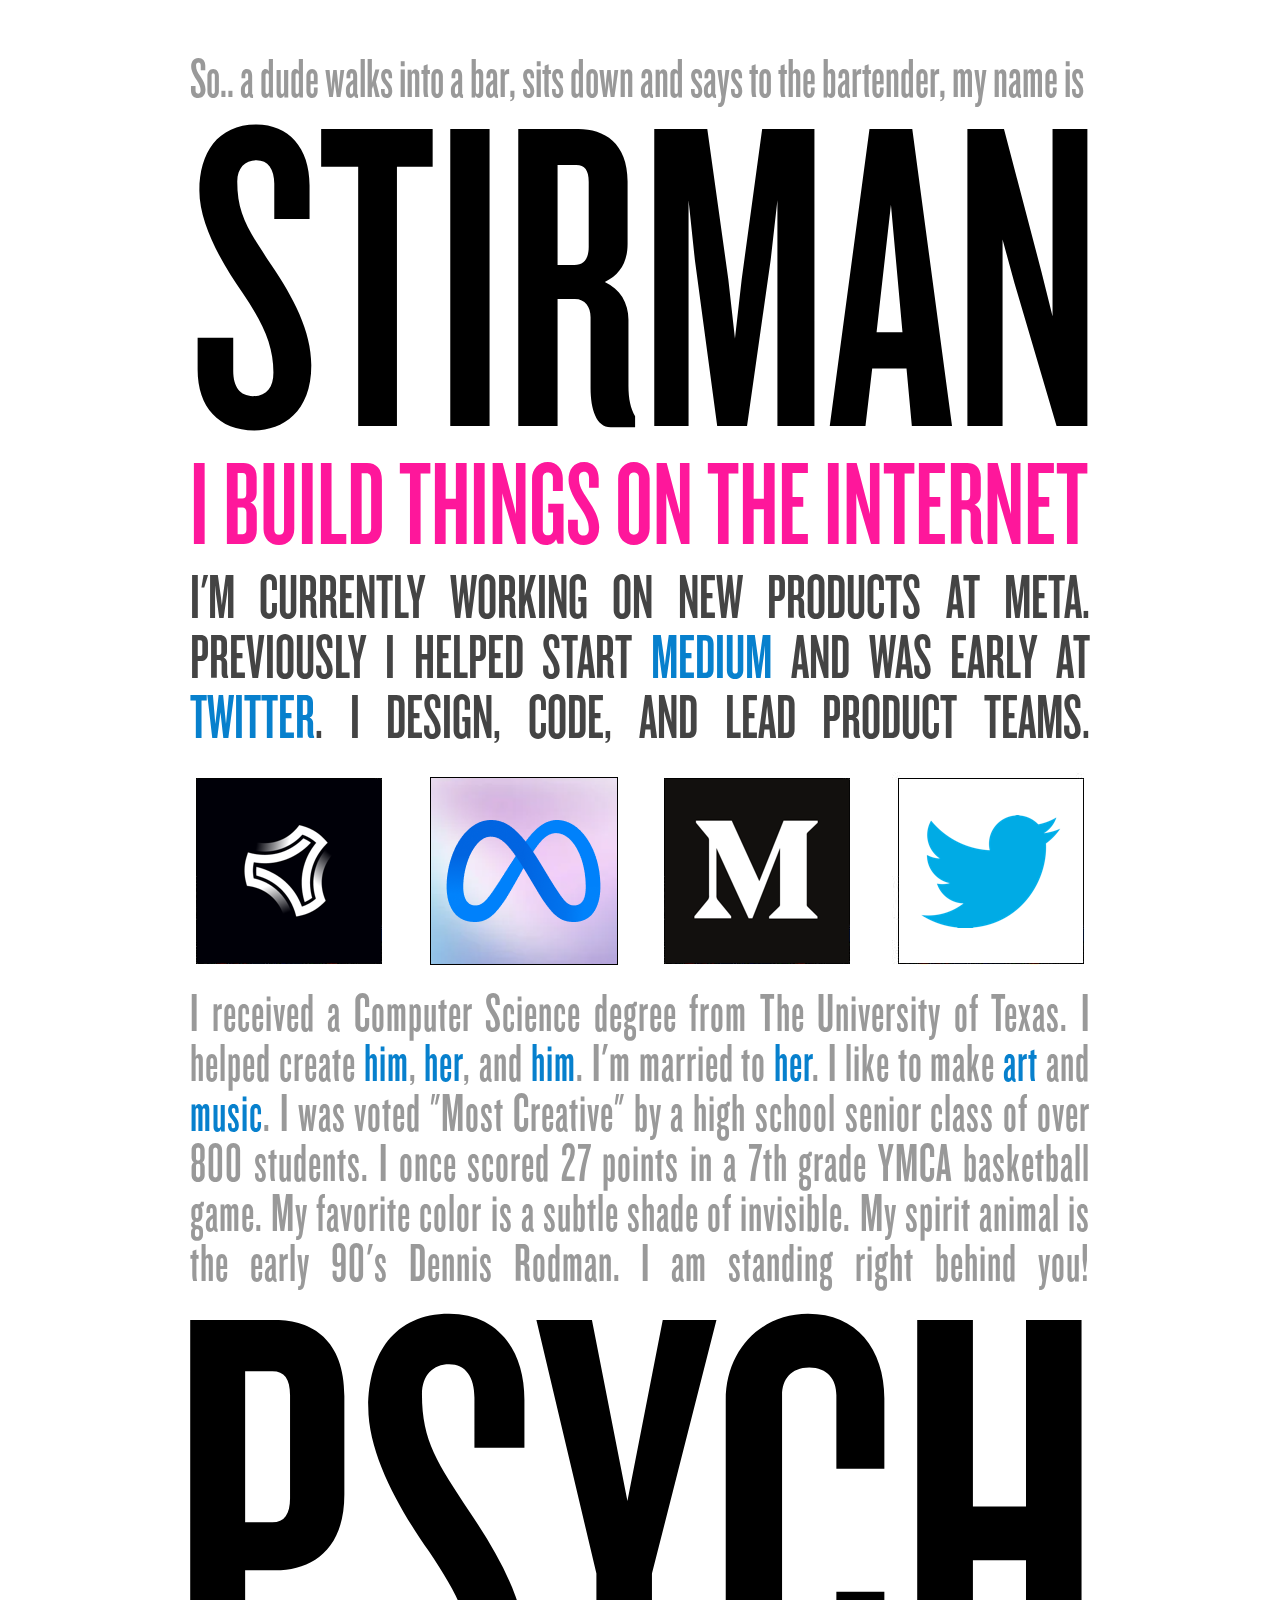
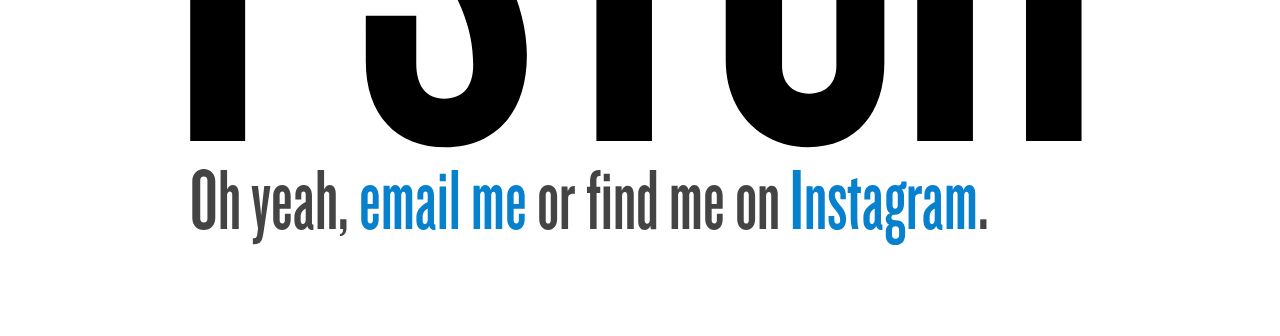
<file: index.html>
<!DOCTYPE html>
<html>
  <head>
    <title>STIRMAN</title>
    <link rel="stylesheet" href="/stylesheets/application.css" type="text/css" media="screen, projection">
    <link rel="shortcut icon" href="/favicon.png">
  </head>
  <body>
    <div id="content">
      <div id="hi">
        So.. a dude walks into a bar, sits down and says to the bartender, my name is
      </div>
      <div id="stirman">
        STIRMAN
      </div>
      <div id="build">
        I BUILD THINGS ON THE INTERNET
      </div>
      <div id="currently">
        I'm currently working on new products at Meta. Previously I helped start <a href="http://www.medium.com" target="_blank">Medium</a> and was early at <a href="http://www.twitter.com" target="_blank">Twitter</a>. I design, code, and lead product teams.
      </div>
      <div class='block'>
        <a href="https://techcrunch.com/2016/05/16/ex-twitter-and-medium-exec-jason-stirman-launches-lucid-a-mental-training-app-for-athletes/" target="_blank"><img src='/images/lucid.png' alt='Lucid' /></a><br/><br/>
      </div>
      <div class='block'>
        <a href="https://tech.facebook.com/engineering/2019/7/npe-team-from-facebook/" target="_blank"><img src='/images/meta2.png' alt='Meta' /></a><br/><br/>
      </div>
      <div class='block'>
        <a href="http://www.medium.com" target="_blank"><img src='/images/medium.png' alt='Medium' /></a><br/><br/>
      </div>
      <div class='block last'>
        <a href="http://twitter.com" target="_blank"><img src='/images/hoot.png' alt='Hoot' /></a><br/><br/>
      </div>
      <div id="notable">
        I received a Computer Science degree from The University of Texas.
        I helped create <a href="https://www.instagram.com/p/iKl2m0MV6i/" target="_blank">him</a>, <a href="https://www.instagram.com/p/_QR0yosV8H/" target="_blank">her</a>, and <a href="https://www.instagram.com/p/BEEu4xysV2B/" target="_blank">him</a>.
        I'm married to <a href="https://www.instagram.com/p/BFZRTCZMkcy/" target="_blank">her</a>.
	I like to make <a href="https://art.stirman.net" target"_blank">art</a> and <a href="https://open.spotify.com/album/6ofgw3n5158H877tEe7GG1?si=LjKROPrtSBaMtKQIjTK0dA" target"_blank">music</a>. 
        I was voted "Most Creative" by a high school senior class of over 800 students.
        I once scored 27 points in a 7th grade YMCA basketball game.
        My favorite color is a subtle shade of invisible.
        My spirit animal is the early 90's Dennis Rodman.
        I am standing right behind you!
      </div>
      <div id="psych">
        PSYCH
      </div>
      <div id="oh">
        Oh yeah, <a href="mailto:stirman@gmail.com">email me</a> or find me on <a href="http://instagram/stirman">Instagram</a>.
      </div>
    </div>
    <!--script async src="https://static.medium.com/embed.js"></script><a class="m-profile" data-width="900px" data-border="false" href="https://medium.com/@stirman">Jason Stirman</a-->
    <!--script type="text/javascript">
      var _gaq = _gaq || [];
      _gaq.push(['_setAccount', 'UA-85640-3']);
      _gaq.push(['_trackPageview']);
      (function() {
        var ga = document.createElement('script'); ga.type = 'text/javascript'; ga.async = true;
        ga.src = ('https:' == document.location.protocol ? 'https://ssl' : 'http://www') + '.google-analytics.com/ga.js';
        var s = document.getElementsByTagName('script')[0]; s.parentNode.insertBefore(ga, s);
      })();
    </script-->
  </body>
</html>
</file>
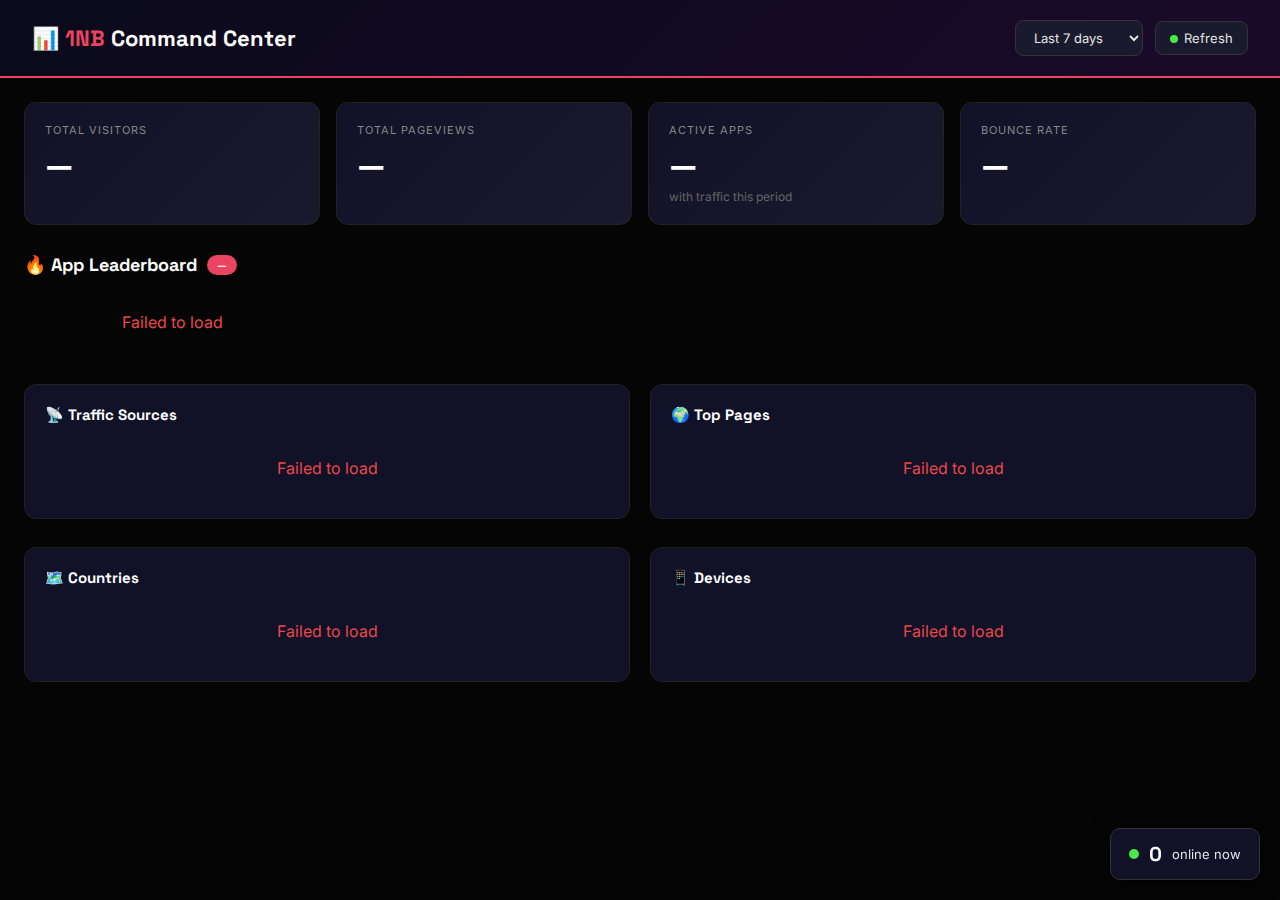
<file: 1nb-dashboard/index.html>
<!DOCTYPE html>
<html lang="en">
<head>
<meta charset="UTF-8">
<meta name="viewport" content="width=device-width, initial-scale=1.0">
<title>1NB Command Center — One Night Build Analytics</title>
<link rel="preconnect" href="https://fonts.googleapis.com">
<link href="https://fonts.googleapis.com/css2?family=Space+Grotesk:wght@400;500;600;700;800&family=Inter:wght@400;500;600&family=JetBrains+Mono:wght@400;500&display=swap" rel="stylesheet">
<style>
* { margin:0; padding:0; box-sizing:border-box; }
body { font-family:'Inter',sans-serif; background:#050505; color:#e5e5e5; min-height:100vh; }

.header {
  background:linear-gradient(135deg,#0a0a1a,#1a0a2a);
  border-bottom:2px solid #e94560;
  padding:20px 32px;
  display:flex; justify-content:space-between; align-items:center;
}
.header h1 { font-family:'Space Grotesk',sans-serif; font-size:22px; font-weight:800; color:#fff; }
.header h1 span { color:#e94560; }
.header .controls { display:flex; gap:12px; align-items:center; }
.header select, .header button {
  background:#1a1a2e; border:1px solid #333; color:#e5e5e5; padding:8px 14px;
  border-radius:8px; font-size:13px; cursor:pointer; font-family:'Inter',sans-serif;
}
.header select:hover, .header button:hover { border-color:#e94560; }
.refresh-dot { width:8px; height:8px; border-radius:50%; background:#48e848; display:inline-block; margin-right:6px; animation:pulse 2s infinite; }
@keyframes pulse { 0%,100%{opacity:1} 50%{opacity:0.4} }

.container { max-width:1400px; margin:0 auto; padding:24px; }

.summary { display:grid; grid-template-columns:repeat(4,1fr); gap:16px; margin-bottom:28px; }
.card {
  background:linear-gradient(135deg,#111128,#1a1a2e);
  border:1px solid #222; border-radius:12px; padding:20px;
  transition:border-color 0.2s;
}
.card:hover { border-color:#e94560; }
.card .label { font-size:11px; text-transform:uppercase; letter-spacing:1px; color:#888; margin-bottom:8px; }
.card .value { font-family:'Space Grotesk',sans-serif; font-size:32px; font-weight:800; color:#fff; }
.card .sub { font-size:12px; color:#666; margin-top:4px; }

.section-title {
  font-family:'Space Grotesk',sans-serif; font-size:18px; font-weight:700;
  margin-bottom:16px; color:#fff; display:flex; align-items:center; gap:10px;
}
.section-title .badge {
  background:#e94560; color:#fff; font-size:11px; padding:3px 10px;
  border-radius:20px; font-weight:600;
}

.apps-grid { display:grid; grid-template-columns:repeat(auto-fill,minmax(280px,1fr)); gap:14px; margin-bottom:32px; }
.app-card {
  background:#111128; border:1px solid #222; border-radius:10px; padding:16px;
  cursor:pointer; transition:all 0.2s; position:relative; overflow:hidden;
}
.app-card:hover { border-color:#e94560; transform:translateY(-2px); }
.app-card .rank {
  position:absolute; top:10px; right:12px; font-family:'Space Grotesk',sans-serif;
  font-size:24px; font-weight:800; color:rgba(233,69,96,0.15);
}
.app-card .name { font-family:'Space Grotesk',sans-serif; font-size:15px; font-weight:700; margin-bottom:8px; }
.app-card .stats { display:flex; gap:16px; margin-bottom:10px; }
.app-card .stat { text-align:center; }
.app-card .stat .num { font-family:'JetBrains Mono',monospace; font-size:18px; font-weight:700; color:#fff; }
.app-card .stat .lbl { font-size:10px; color:#666; text-transform:uppercase; letter-spacing:0.5px; }
.app-card .bar-wrap { height:4px; background:#1a1a2e; border-radius:2px; overflow:hidden; }
.app-card .bar { height:100%; border-radius:2px; transition:width 0.5s ease; }

.two-col { display:grid; grid-template-columns:1fr 1fr; gap:20px; margin-bottom:28px; }
.panel { background:#111128; border:1px solid #222; border-radius:12px; padding:20px; }
.panel h3 { font-family:'Space Grotesk',sans-serif; font-size:15px; margin-bottom:14px; color:#fff; }
.row { display:flex; justify-content:space-between; align-items:center; padding:8px 0; border-bottom:1px solid #1a1a2e; }
.row:last-child { border:none; }
.row .name { font-size:13px; color:#ccc; min-width:120px; }
.row .val { font-family:'JetBrains Mono',monospace; font-size:13px; color:#fff; font-weight:600; }
.row .bar-sm { flex:1; margin:0 12px; height:3px; background:#1a1a2e; border-radius:2px; overflow:hidden; }
.row .bar-sm .fill { height:100%; background:#e94560; border-radius:2px; }

.realtime {
  position:fixed; bottom:20px; right:20px; background:#111128; border:1px solid #333;
  border-radius:10px; padding:12px 18px; display:flex; align-items:center; gap:10px;
  font-size:13px; z-index:100; box-shadow:0 4px 20px rgba(0,0,0,0.5);
}
.realtime .dot { width:10px; height:10px; border-radius:50%; background:#48e848; animation:pulse 1.5s infinite; }
.realtime .count { font-family:'Space Grotesk',sans-serif; font-size:20px; font-weight:800; color:#fff; }

.loading { text-align:center; padding:60px; color:#666; font-size:14px; }
.error { color:#e84848; padding:20px; text-align:center; }

@media(max-width:768px) {
  .summary { grid-template-columns:repeat(2,1fr); }
  .two-col { grid-template-columns:1fr; }
  .header { flex-direction:column; gap:12px; }
}
</style>
</head>
<body>
<div class="header">
  <h1>📊 <span>1NB</span> Command Center</h1>
  <div class="controls">
    <select id="dateRange">
      <option value="day">Today</option>
      <option value="7d" selected>Last 7 days</option>
      <option value="30d">Last 30 days</option>
      <option value="month">This month</option>
      <option value="all">All time</option>
    </select>
    <button onclick="loadAll()"><span class="refresh-dot"></span>Refresh</button>
  </div>
</div>

<div class="container">
  <div class="summary" id="summary">
    <div class="card"><div class="label">Total Visitors</div><div class="value" id="totalVisitors">—</div><div class="sub" id="totalVisitorsSub"></div></div>
    <div class="card"><div class="label">Total Pageviews</div><div class="value" id="totalPageviews">—</div><div class="sub" id="totalPageviewsSub"></div></div>
    <div class="card"><div class="label">Active Apps</div><div class="value" id="activeApps">—</div><div class="sub">with traffic this period</div></div>
    <div class="card"><div class="label">Bounce Rate</div><div class="value" id="bounceRate">—</div><div class="sub" id="bounceRateSub"></div></div>
  </div>

  <div class="section-title">🔥 App Leaderboard <span class="badge" id="appCount">—</span></div>
  <div class="apps-grid" id="appsGrid"></div>

  <div class="two-col">
    <div class="panel"><h3>📡 Traffic Sources</h3><div id="sources"><div class="loading">Loading...</div></div></div>
    <div class="panel"><h3>🌍 Top Pages</h3><div id="pages"><div class="loading">Loading...</div></div></div>
  </div>
  <div class="two-col">
    <div class="panel"><h3>🗺️ Countries</h3><div id="countries"><div class="loading">Loading...</div></div></div>
    <div class="panel"><h3>📱 Devices</h3><div id="devices"><div class="loading">Loading...</div></div></div>
  </div>
</div>

<div class="realtime"><div class="dot"></div><div class="count" id="realtimeCount">0</div><div>online now</div></div>

<script>
const API='https://plausible.io/api/v2/query';
const API_V1='https://plausible.io/api/v1';
const KEY='GzM07UaF_9TT-m6nDQapVh70icGjjE5Ckz1J04XG8TKO6AglyhoiRnsJ36LhkmH-';
const SITE='onenightbuild.com';

const APP_NAMES={
  '/':'🏠 Homepage','/aistack/':'🤖 AIStack','/agent-world/':'🎮 Agent World',
  '/barcart/':'🍸 BarCart','/chronolist/':'⏰ ChronoList','/date-night-roulette/':'🎲 Date Night Roulette',
  '/energy-vampires/':'🧛 Energy Vampires','/family-game-night/':'🎯 Family Game Night',
  '/fitstack/':'💪 FitStack','/focus-flow/':'🎯 Focus Flow','/home-office-score/':'🏡 Home Office Score',
  '/hoops-lab/':'🏀 Hoops Lab','/mealstack/':'🍽️ MealStack','/morning-routine-builder/':'☀️ Morning Routine',
  '/netscore/':'📊 NetScore','/packlight/':'🧳 PackLight','/petcost/':'🐾 PetCost',
  '/rate-calc/':'💰 Rate Calc','/real-cost/':'🏷️ Real Cost','/rosie-deck/':'🤖 Rosie Deck',
  '/side-hustle-match/':'💡 Side Hustle Match','/sleep-score/':'😴 Sleep Score','/subaudit/':'💳 SubAudit',
  '/valentines-gift-finder/':'💝 Valentine\'s Gift Finder','/versus/':'⚔️ Versus','/wavelength/':'📻 Wavelength',
};
const BAR_COLORS=['#e94560','#4ECDC4','#FFE66D','#A78BFA','#F97316','#48e848','#4888c8','#FF6B9D'];

function getDateRange(){return document.getElementById('dateRange').value;}
async function query(body){
  const res=await fetch(API,{method:'POST',headers:{'Authorization':'Bearer '+KEY,'Content-Type':'application/json'},body:JSON.stringify({site_id:SITE,...body})});
  if(!res.ok)throw new Error(`API ${res.status}`);return res.json();
}
async function queryV1(path){const res=await fetch(`${API_V1}${path}`,{headers:{'Authorization':'Bearer '+KEY}});return res.json();}
function fmt(n){if(n>=1e6)return(n/1e6).toFixed(1)+'M';if(n>=1e3)return(n/1e3).toFixed(1)+'K';return n.toString();}

async function loadRealtime(){try{const n=await queryV1('/stats/realtime/visitors?site_id='+SITE);document.getElementById('realtimeCount').textContent=n;}catch(e){}}
async function loadSummary(){try{const data=await query({metrics:['visitors','pageviews','bounce_rate','visit_duration'],date_range:getDateRange()});const r=data.results[0]?.metrics||[0,0,0,0];document.getElementById('totalVisitors').textContent=fmt(r[0]);document.getElementById('totalPageviews').textContent=fmt(r[1]);document.getElementById('bounceRate').textContent=r[2]!=null?r[2]+'%':'—';document.getElementById('bounceRateSub').textContent=`Avg visit: ${r[3]||0}s`;}catch(e){}}

async function loadApps(){try{const data=await query({metrics:['visitors','pageviews','bounce_rate','visit_duration'],date_range:getDateRange(),dimensions:['event:page'],order_by:[['visitors','desc']],limit:50});
const apps={};data.results.forEach(r=>{const page=r.dimensions[0];const parts=page.split('/').filter(Boolean);const appKey=parts.length===0?'/':'/'+parts[0]+'/';if(!apps[appKey])apps[appKey]={visitors:0,pageviews:0,bounce:[],duration:[]};apps[appKey].visitors+=r.metrics[0];apps[appKey].pageviews+=r.metrics[1];if(r.metrics[2]!=null)apps[appKey].bounce.push(r.metrics[2]);if(r.metrics[3]!=null)apps[appKey].duration.push(r.metrics[3]);});
const sorted=Object.entries(apps).filter(([k])=>k!=='/dashboard/').sort((a,b)=>b[1].visitors-a[1].visitors);
const maxV=sorted[0]?.[1]?.visitors||1;
document.getElementById('activeApps').textContent=sorted.filter(([,v])=>v.visitors>0).length;
document.getElementById('appCount').textContent=sorted.length+' apps';
document.getElementById('appsGrid').innerHTML=sorted.map(([key,stats],i)=>{const name=APP_NAMES[key]||key.replace(/\//g,'');const pct=Math.round((stats.visitors/maxV)*100);const avgB=stats.bounce.length?Math.round(stats.bounce.reduce((a,b)=>a+b,0)/stats.bounce.length):'—';const avgD=stats.duration.length?Math.round(stats.duration.reduce((a,b)=>a+b,0)/stats.duration.length):0;const c=BAR_COLORS[i%BAR_COLORS.length];return`<div class="app-card" onclick="window.open('https://onenightbuild.com${key}','_blank')"><div class="rank">#${i+1}</div><div class="name">${name}</div><div class="stats"><div class="stat"><div class="num">${fmt(stats.visitors)}</div><div class="lbl">Visitors</div></div><div class="stat"><div class="num">${fmt(stats.pageviews)}</div><div class="lbl">Views</div></div><div class="stat"><div class="num">${avgB}%</div><div class="lbl">Bounce</div></div><div class="stat"><div class="num">${avgD}s</div><div class="lbl">Avg Time</div></div></div><div class="bar-wrap"><div class="bar" style="width:${pct}%;background:${c}"></div></div></div>`;}).join('');}catch(e){document.getElementById('appsGrid').innerHTML='<div class="error">Failed to load</div>';}}

async function loadPanel(id,dim,metric){try{const data=await query({metrics:['visitors','pageviews'],date_range:getDateRange(),dimensions:[dim],order_by:[[metric||'visitors','desc']],limit:10});const max=data.results[0]?.metrics[metric==='pageviews'?1:0]||1;const mi=metric==='pageviews'?1:0;document.getElementById(id).innerHTML=data.results.map(r=>{const n=dim==='event:page'?(APP_NAMES[r.dimensions[0]]||r.dimensions[0]):(r.dimensions[0]||'Direct / None');const pct=Math.round((r.metrics[mi]/max)*100);return`<div class="row"><div class="name">${n}</div><div class="bar-sm"><div class="fill" style="width:${pct}%"></div></div><div class="val">${fmt(r.metrics[mi])}</div></div>`;}).join('')||'<div style="color:#666;padding:8px">No data yet</div>';}catch(e){document.getElementById(id).innerHTML='<div class="error">Failed to load</div>';}}

async function loadDevices(){try{const data=await query({metrics:['visitors'],date_range:getDateRange(),dimensions:['visit:device'],order_by:[['visitors','desc']]});const max=data.results[0]?.metrics[0]||1;const icons={Desktop:'🖥️',Mobile:'📱',Tablet:'📋'};document.getElementById('devices').innerHTML=data.results.map(r=>{const d=r.dimensions[0]||'Unknown';const pct=Math.round((r.metrics[0]/max)*100);return`<div class="row"><div class="name">${icons[d]||''} ${d}</div><div class="bar-sm"><div class="fill" style="width:${pct}%"></div></div><div class="val">${fmt(r.metrics[0])}</div></div>`;}).join('')||'<div style="color:#666;padding:8px">No data yet</div>';}catch(e){document.getElementById('devices').innerHTML='<div class="error">Failed to load</div>';}}

async function loadAll(){await Promise.all([loadRealtime(),loadSummary(),loadApps(),loadPanel('sources','visit:source','visitors'),loadPanel('pages','event:page','pageviews'),loadPanel('countries','visit:country_name','visitors'),loadDevices()]);}

document.getElementById('dateRange').addEventListener('change',loadAll);
loadAll();setInterval(loadRealtime,15000);setInterval(loadAll,60000);
</script>
</body>
</html>
</file>
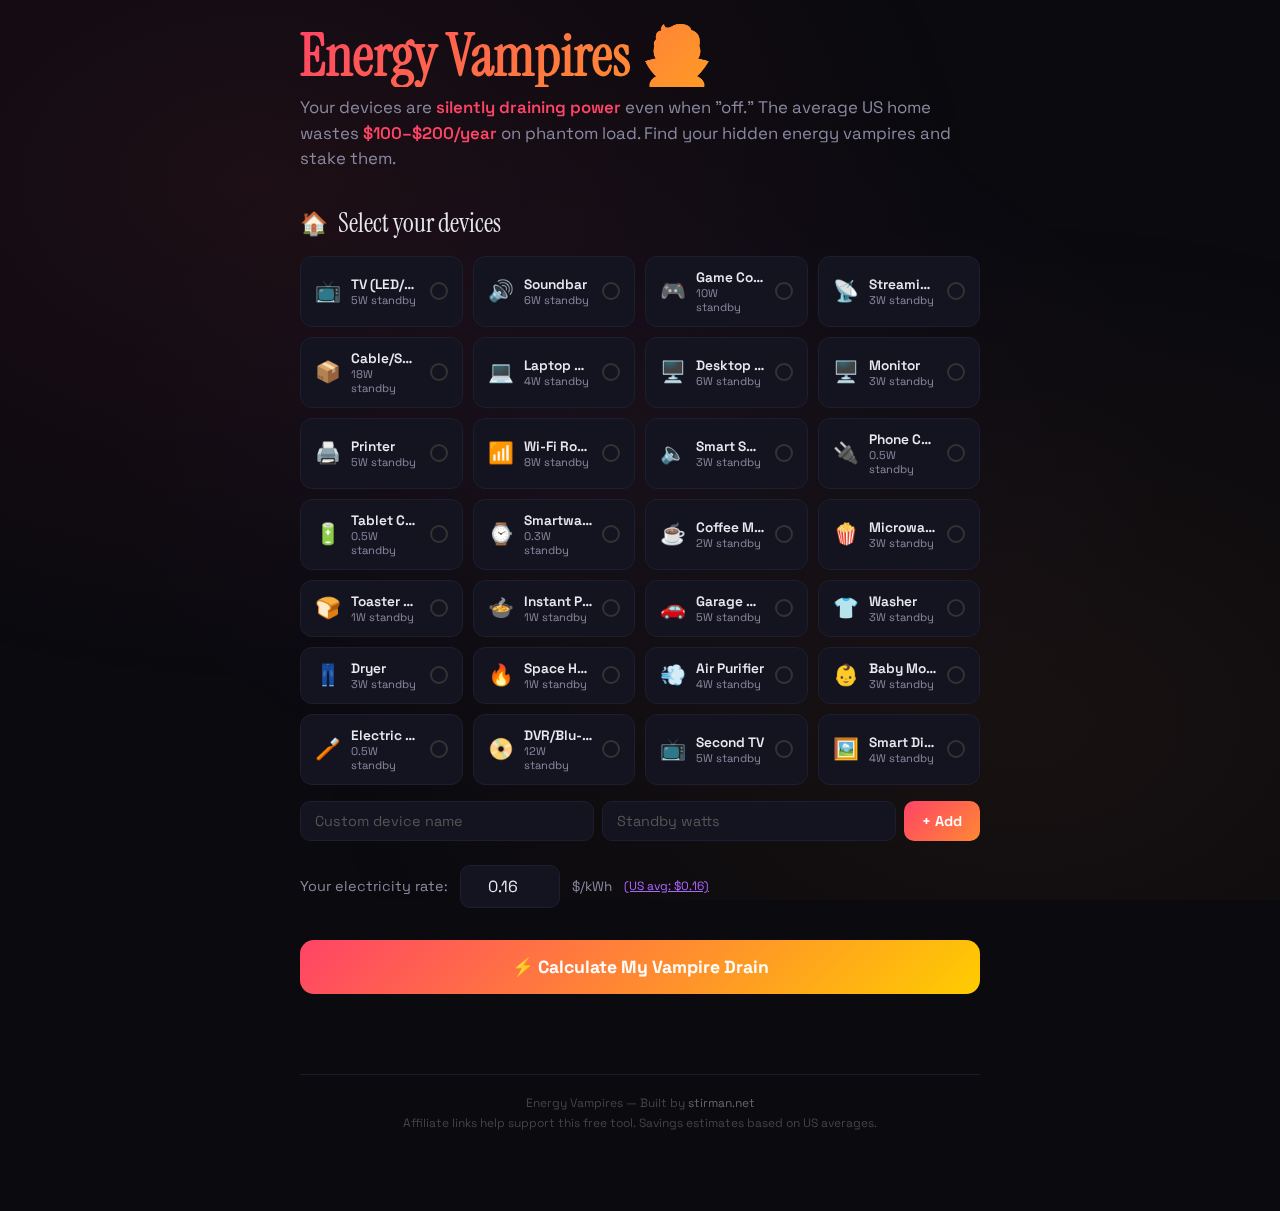
<file: energy-vampires/index.html>
<!DOCTYPE html>
<html lang="en">
<head>
<meta charset="UTF-8">
<meta name="viewport" content="width=device-width, initial-scale=1.0">
<title>Energy Vampires — How Much Do Your Plugged-In Devices Really Cost?</title>
<meta name="description" content="Calculate the hidden cost of phantom power drain from your plugged-in devices. Find out how much you're wasting per year and get smart recommendations to save.">
<meta name="keywords" content="phantom load calculator, energy vampire, electricity cost calculator, save on electric bill, standby power, vampire power">
<link rel="preconnect" href="https://fonts.googleapis.com">
<link rel="preconnect" href="https://fonts.gstatic.com" crossorigin>
<link href="https://fonts.googleapis.com/css2?family=Instrument+Serif:ital@0;1&family=Space+Grotesk:wght@400;500;600;700&display=swap" rel="stylesheet">
<style>
*{margin:0;padding:0;box-sizing:border-box}
:root{--bg:#0a0a0f;--card:#141420;--card-border:#1e1e30;--text:#e8e8f0;--text-dim:#8888a0;--accent-green:#00e87b;--accent-red:#ff4466;--accent-orange:#ff8833;--accent-purple:#aa66ff;--accent-blue:#4488ff;--grad-1:#ff4466;--grad-2:#ff8833;--grad-3:#ffcc00}
body{background:var(--bg);color:var(--text);font-family:'Space Grotesk',sans-serif;min-height:100vh;overflow-x:hidden;position:relative}
body::before{content:'';position:fixed;top:0;left:0;width:100%;height:100%;background:radial-gradient(ellipse at 20% 20%,rgba(255,68,102,0.08) 0%,transparent 50%),radial-gradient(ellipse at 80% 80%,rgba(255,136,51,0.06) 0%,transparent 50%),radial-gradient(ellipse at 50% 50%,rgba(170,102,255,0.04) 0%,transparent 60%);pointer-events:none;z-index:0}
canvas#noise{position:fixed;top:0;left:0;width:100%;height:100%;opacity:0.035;pointer-events:none;z-index:1}
.container{max-width:720px;margin:0 auto;padding:24px 20px 80px;position:relative;z-index:2}
h1{font-family:'Instrument Serif',serif;font-size:clamp(2.4rem,6vw,3.6rem);line-height:1.1;margin-bottom:8px;background:linear-gradient(135deg,var(--grad-1),var(--grad-2),var(--grad-3));-webkit-background-clip:text;-webkit-text-fill-color:transparent;background-clip:text}
.subtitle{color:var(--text-dim);font-size:1.05rem;margin-bottom:36px;line-height:1.5}
.subtitle span{color:var(--accent-red);font-weight:600}

/* Device Grid */
.section-title{font-family:'Instrument Serif',serif;font-size:1.6rem;margin:32px 0 16px;display:flex;align-items:center;gap:10px}
.section-title .icon{font-size:1.4rem}
.device-grid{display:grid;grid-template-columns:repeat(auto-fill,minmax(160px,1fr));gap:10px;margin-bottom:16px}
.device-chip{background:var(--card);border:1px solid var(--card-border);border-radius:12px;padding:12px 14px;cursor:pointer;transition:all 0.2s;display:flex;align-items:center;gap:10px;user-select:none}
.device-chip:hover{border-color:#333;transform:translateY(-1px)}
.device-chip.active{border-color:var(--accent-red);background:rgba(255,68,102,0.08)}
.device-chip .emoji{font-size:1.3rem;flex-shrink:0}
.device-chip .info{flex:1;min-width:0}
.device-chip .name{font-size:0.85rem;font-weight:600;white-space:nowrap;overflow:hidden;text-overflow:ellipsis}
.device-chip .watts{font-size:0.7rem;color:var(--text-dim)}
.device-chip .check{width:18px;height:18px;border-radius:50%;border:2px solid #333;flex-shrink:0;display:flex;align-items:center;justify-content:center;transition:all 0.2s}
.device-chip.active .check{border-color:var(--accent-red);background:var(--accent-red)}
.device-chip.active .check::after{content:'✓';color:#fff;font-size:0.7rem;font-weight:700}

/* Custom add */
.add-custom{display:flex;gap:8px;margin:16px 0 24px}
.add-custom input{flex:1;background:var(--card);border:1px solid var(--card-border);border-radius:10px;padding:10px 14px;color:var(--text);font-family:inherit;font-size:0.9rem;outline:none}
.add-custom input:focus{border-color:var(--accent-orange)}
.add-custom input::placeholder{color:#555}
.add-custom button{background:linear-gradient(135deg,var(--grad-1),var(--grad-2));border:none;border-radius:10px;padding:10px 18px;color:#fff;font-family:inherit;font-weight:600;font-size:0.9rem;cursor:pointer;white-space:nowrap}
.add-custom button:hover{opacity:0.9}

/* Rate input */
.rate-row{display:flex;align-items:center;gap:12px;margin:20px 0 32px;flex-wrap:wrap}
.rate-row label{font-size:0.9rem;color:var(--text-dim)}
.rate-input{background:var(--card);border:1px solid var(--card-border);border-radius:10px;padding:10px 14px;color:var(--text);font-family:inherit;font-size:1rem;width:100px;text-align:center;outline:none}
.rate-input:focus{border-color:var(--accent-orange)}
.rate-row .unit{font-size:0.85rem;color:var(--text-dim)}
.rate-avg{font-size:0.75rem;color:var(--accent-purple);cursor:pointer;text-decoration:underline}

/* Calculate button */
.calc-btn{width:100%;padding:16px;background:linear-gradient(135deg,var(--grad-1),var(--grad-2),var(--grad-3));border:none;border-radius:14px;color:#fff;font-family:inherit;font-weight:700;font-size:1.1rem;cursor:pointer;transition:transform 0.2s,opacity 0.2s;margin-bottom:40px}
.calc-btn:hover{transform:translateY(-2px);opacity:0.95}
.calc-btn:disabled{opacity:0.4;cursor:not-allowed;transform:none}

/* Results */
#results{display:none}
.results-show{display:block!important}
.total-card{background:var(--card);border:1px solid var(--card-border);border-radius:20px;padding:32px;text-align:center;margin-bottom:24px;position:relative;overflow:hidden}
.total-card::before{content:'';position:absolute;top:0;left:0;right:0;height:3px;background:linear-gradient(90deg,var(--grad-1),var(--grad-2),var(--grad-3))}
.total-label{font-size:0.9rem;color:var(--text-dim);margin-bottom:8px;text-transform:uppercase;letter-spacing:1px}
.total-amount{font-family:'Instrument Serif',serif;font-size:clamp(3rem,8vw,4.5rem);background:linear-gradient(135deg,var(--grad-1),var(--grad-2));-webkit-background-clip:text;-webkit-text-fill-color:transparent;background-clip:text;line-height:1.1}
.total-sub{color:var(--text-dim);font-size:0.95rem;margin-top:8px}
.total-kwh{color:var(--accent-purple);font-size:0.85rem;margin-top:4px}

.breakdown-title{font-family:'Instrument Serif',serif;font-size:1.4rem;margin:28px 0 14px}
.device-row{display:flex;align-items:center;gap:12px;padding:14px 16px;background:var(--card);border:1px solid var(--card-border);border-radius:12px;margin-bottom:8px}
.device-row .emoji{font-size:1.2rem;flex-shrink:0}
.device-row .details{flex:1;min-width:0}
.device-row .dname{font-size:0.9rem;font-weight:600}
.device-row .dwatts{font-size:0.75rem;color:var(--text-dim)}
.device-row .dcost{font-size:1rem;font-weight:700;color:var(--accent-red);flex-shrink:0}
.bar-wrap{height:4px;background:#1a1a2a;border-radius:2px;margin-top:6px;overflow:hidden}
.bar-fill{height:100%;border-radius:2px;background:linear-gradient(90deg,var(--grad-1),var(--grad-2));transition:width 0.8s ease}

/* Reality Check */
.reality{background:var(--card);border:1px solid var(--card-border);border-radius:16px;padding:24px;margin:28px 0}
.reality h3{font-family:'Instrument Serif',serif;font-size:1.3rem;margin-bottom:14px}
.reality-item{display:flex;align-items:center;gap:10px;padding:8px 0;border-bottom:1px solid var(--card-border)}
.reality-item:last-child{border-bottom:none}
.reality-item .ri-icon{font-size:1.2rem}
.reality-item .ri-text{font-size:0.9rem;color:var(--text-dim)}
.reality-item .ri-text strong{color:var(--text)}

/* Recommendations */
.rec-card{background:var(--card);border:1px solid var(--card-border);border-radius:16px;padding:20px;margin-bottom:12px;transition:border-color 0.2s}
.rec-card:hover{border-color:#333}
.rec-head{display:flex;align-items:center;gap:10px;margin-bottom:8px}
.rec-head .rec-icon{font-size:1.3rem}
.rec-head .rec-title{font-weight:700;font-size:1rem}
.rec-head .rec-save{margin-left:auto;color:var(--accent-green);font-weight:700;font-size:0.9rem}
.rec-desc{font-size:0.85rem;color:var(--text-dim);line-height:1.5;margin-bottom:12px}
.rec-links{display:flex;flex-wrap:wrap;gap:8px}
.rec-link{display:inline-flex;align-items:center;gap:6px;padding:8px 14px;background:rgba(255,136,51,0.1);border:1px solid rgba(255,136,51,0.2);border-radius:8px;color:var(--accent-orange);font-size:0.8rem;font-weight:600;text-decoration:none;transition:all 0.2s}
.rec-link:hover{background:rgba(255,136,51,0.2);border-color:rgba(255,136,51,0.4)}

/* Email CTA */
.email-cta{background:linear-gradient(135deg,rgba(255,68,102,0.1),rgba(255,136,51,0.1));border:1px solid rgba(255,68,102,0.2);border-radius:16px;padding:24px;text-align:center;margin:32px 0}
.email-cta h3{font-family:'Instrument Serif',serif;font-size:1.3rem;margin-bottom:6px}
.email-cta p{font-size:0.85rem;color:var(--text-dim);margin-bottom:14px}
.email-row{display:flex;gap:8px;max-width:400px;margin:0 auto}
.email-row input{flex:1;background:var(--card);border:1px solid var(--card-border);border-radius:10px;padding:10px 14px;color:var(--text);font-family:inherit;font-size:0.9rem;outline:none}
.email-row button{background:linear-gradient(135deg,var(--grad-1),var(--grad-2));border:none;border-radius:10px;padding:10px 18px;color:#fff;font-weight:600;font-size:0.85rem;cursor:pointer;white-space:nowrap}

/* Share */
.share-row{display:flex;gap:10px;justify-content:center;margin:24px 0}
.share-btn{padding:10px 20px;border-radius:10px;border:1px solid var(--card-border);background:var(--card);color:var(--text);font-family:inherit;font-weight:600;font-size:0.85rem;cursor:pointer;transition:all 0.2s}
.share-btn:hover{border-color:#444;transform:translateY(-1px)}

/* Footer */
.footer{text-align:center;color:#444;font-size:0.75rem;margin-top:40px;padding-top:20px;border-top:1px solid #1a1a2a}
.footer a{color:#666;text-decoration:none}

@media(max-width:500px){
.device-grid{grid-template-columns:1fr 1fr}
.add-custom{flex-direction:column}
.rate-row{flex-direction:column;align-items:flex-start;gap:8px}
}
</style>
</head>
<body>
<canvas id="noise"></canvas>
<div class="container">
  <h1>Energy Vampires 🧛</h1>
  <p class="subtitle">Your devices are <span>silently draining power</span> even when "off." The average US home wastes <span>$100–$200/year</span> on phantom load. Find your hidden energy vampires and stake them.</p>

  <div class="section-title"><span class="icon">🏠</span> Select your devices</div>
  <div class="device-grid" id="deviceGrid"></div>

  <div class="add-custom">
    <input type="text" id="customName" placeholder="Custom device name">
    <input type="number" id="customWatts" placeholder="Standby watts" min="0" step="0.5">
    <button onclick="addCustom()">+ Add</button>
  </div>

  <div class="rate-row">
    <label>Your electricity rate:</label>
    <input type="number" class="rate-input" id="rateInput" value="0.16" step="0.01" min="0.01">
    <span class="unit">$/kWh</span>
    <span class="rate-avg" onclick="document.getElementById('rateInput').value='0.16'">(US avg: $0.16)</span>
  </div>

  <button class="calc-btn" id="calcBtn" onclick="calculate()">⚡ Calculate My Vampire Drain</button>

  <div id="results">
    <div class="total-card">
      <div class="total-label">Your Annual Phantom Drain</div>
      <div class="total-amount" id="totalCost">$0</div>
      <div class="total-sub" id="totalMonthly"></div>
      <div class="total-kwh" id="totalKwh"></div>
    </div>

    <div class="breakdown-title">Device Breakdown</div>
    <div id="breakdown"></div>

    <div class="reality" id="reality"></div>

    <div class="section-title"><span class="icon">🛡️</span> Slay Your Vampires</div>
    <div id="recommendations"></div>

    <div class="email-cta">
      <h3>Get Monthly Energy Saving Tips</h3>
      <p>Join 2,000+ homeowners saving $50–$200/year on electricity</p>
      <div class="email-row">
        <input type="email" placeholder="your@email.com" id="emailInput">
        <button onclick="captureEmail()">Subscribe</button>
      </div>
    </div>

    <div class="share-row">
      <button class="share-btn" onclick="shareResults()">📋 Copy Results</button>
      <button class="share-btn" onclick="tweetResults()">𝕏 Share</button>
    </div>
  </div>

  <div class="footer">
    <p>Energy Vampires — Built by <a href="https://stirman.net">stirman.net</a></p>
    <p style="margin-top:4px">Affiliate links help support this free tool. Savings estimates based on US averages.</p>
  </div>
</div>

<script>
const DEVICES = [
  {name:"TV (LED/LCD)",emoji:"📺",watts:5,cat:"entertainment"},
  {name:"Soundbar",emoji:"🔊",watts:6,cat:"entertainment"},
  {name:"Game Console",emoji:"🎮",watts:10,cat:"entertainment"},
  {name:"Streaming Stick",emoji:"📡",watts:3,cat:"entertainment"},
  {name:"Cable/Satellite Box",emoji:"📦",watts:18,cat:"entertainment"},
  {name:"Laptop Charger",emoji:"💻",watts:4,cat:"office"},
  {name:"Desktop PC",emoji:"🖥️",watts:6,cat:"office"},
  {name:"Monitor",emoji:"🖥️",watts:3,cat:"office"},
  {name:"Printer",emoji:"🖨️",watts:5,cat:"office"},
  {name:"Wi-Fi Router",emoji:"📶",watts:8,cat:"always-on"},
  {name:"Smart Speaker",emoji:"🔈",watts:3,cat:"always-on"},
  {name:"Phone Charger (empty)",emoji:"🔌",watts:0.5,cat:"chargers"},
  {name:"Tablet Charger",emoji:"🔋",watts:0.5,cat:"chargers"},
  {name:"Smartwatch Charger",emoji:"⌚",watts:0.3,cat:"chargers"},
  {name:"Coffee Maker",emoji:"☕",watts:2,cat:"kitchen"},
  {name:"Microwave",emoji:"🍿",watts:3,cat:"kitchen"},
  {name:"Toaster Oven",emoji:"🍞",watts:1,cat:"kitchen"},
  {name:"Instant Pot",emoji:"🍲",watts:1,cat:"kitchen"},
  {name:"Garage Door Opener",emoji:"🚗",watts:5,cat:"other"},
  {name:"Washer",emoji:"👕",watts:3,cat:"other"},
  {name:"Dryer",emoji:"👖",watts:3,cat:"other"},
  {name:"Space Heater (off)",emoji:"🔥",watts:1,cat:"other"},
  {name:"Air Purifier",emoji:"💨",watts:4,cat:"other"},
  {name:"Baby Monitor",emoji:"👶",watts:3,cat:"other"},
  {name:"Electric Toothbrush",emoji:"🪥",watts:0.5,cat:"other"},
  {name:"DVR/Blu-Ray",emoji:"📀",watts:12,cat:"entertainment"},
  {name:"Second TV",emoji:"📺",watts:5,cat:"entertainment"},
  {name:"Smart Display",emoji:"🖼️",watts:4,cat:"always-on"},
];

let selected = new Set();
let customDevices = [];

function renderGrid() {
  const grid = document.getElementById('deviceGrid');
  grid.innerHTML = '';
  const all = [...DEVICES, ...customDevices];
  all.forEach((d, i) => {
    const chip = document.createElement('div');
    chip.className = 'device-chip' + (selected.has(i) ? ' active' : '');
    chip.innerHTML = `<span class="emoji">${d.emoji}</span><div class="info"><div class="name">${d.name}</div><div class="watts">${d.watts}W standby</div></div><div class="check"></div>`;
    chip.onclick = () => { selected.has(i) ? selected.delete(i) : selected.add(i); renderGrid(); };
    grid.appendChild(chip);
  });
}

function addCustom() {
  const name = document.getElementById('customName').value.trim();
  const watts = parseFloat(document.getElementById('customWatts').value);
  if (!name || isNaN(watts) || watts < 0) return;
  customDevices.push({name, emoji:'⚡', watts, cat:'custom'});
  document.getElementById('customName').value = '';
  document.getElementById('customWatts').value = '';
  const idx = DEVICES.length + customDevices.length - 1;
  selected.add(idx);
  renderGrid();
}

function calculate() {
  if (selected.size === 0) return;
  const rate = parseFloat(document.getElementById('rateInput').value) || 0.16;
  const all = [...DEVICES, ...customDevices];
  const items = [...selected].map(i => all[i]).filter(Boolean);
  const hoursPerYear = 8760;

  let results = items.map(d => {
    const kwhYear = (d.watts * hoursPerYear) / 1000;
    const costYear = kwhYear * rate;
    return {...d, kwhYear, costYear};
  }).sort((a, b) => b.costYear - a.costYear);

  const totalCost = results.reduce((s, r) => s + r.costYear, 0);
  const totalKwh = results.reduce((s, r) => s + r.kwhYear, 0);

  document.getElementById('totalCost').textContent = '$' + totalCost.toFixed(0);
  document.getElementById('totalMonthly').textContent = `That's $${(totalCost / 12).toFixed(2)}/month in phantom drain`;
  document.getElementById('totalKwh').textContent = `${totalKwh.toFixed(0)} kWh wasted per year`;

  // Breakdown
  const maxCost = results[0]?.costYear || 1;
  const bk = document.getElementById('breakdown');
  bk.innerHTML = results.map(r => `
    <div class="device-row">
      <span class="emoji">${r.emoji}</span>
      <div class="details">
        <div class="dname">${r.name}</div>
        <div class="dwatts">${r.watts}W × 24/7 = ${r.kwhYear.toFixed(1)} kWh/yr</div>
        <div class="bar-wrap"><div class="bar-fill" style="width:0%"></div></div>
      </div>
      <span class="dcost">$${r.costYear.toFixed(2)}</span>
    </div>
  `).join('');

  // Animate bars
  setTimeout(() => {
    bk.querySelectorAll('.bar-fill').forEach((bar, i) => {
      bar.style.width = ((results[i].costYear / maxCost) * 100) + '%';
    });
  }, 100);

  // Reality check
  const rc = document.getElementById('reality');
  const coffees = (totalCost / 5.5).toFixed(0);
  const netflix = (totalCost / 15.49).toFixed(1);
  const trees = (totalKwh * 0.92 / 1000).toFixed(1); // lbs CO2 / 1000 for rough tree equivalent
  const co2 = (totalKwh * 0.92).toFixed(0);
  rc.innerHTML = `<h3>⚡ Reality Check</h3>
    <div class="reality-item"><span class="ri-icon">☕</span><span class="ri-text">That's <strong>${coffees} lattes</strong> per year going to phantom power</span></div>
    <div class="reality-item"><span class="ri-icon">🎬</span><span class="ri-text">Equivalent to <strong>${netflix} months</strong> of Netflix Premium</span></div>
    <div class="reality-item"><span class="ri-icon">🌍</span><span class="ri-text"><strong>${co2} lbs of CO₂</strong> — like driving ${(totalKwh * 0.92 / 0.89).toFixed(0)} extra miles</span></div>
    <div class="reality-item"><span class="ri-icon">💡</span><span class="ri-text">Over <strong>5 years</strong>, that's <strong>$${(totalCost * 5).toFixed(0)}</strong> silently drained</span></div>`;

  // Recommendations based on what they selected
  const recs = [];
  const tag = 'stirman-20';
  const hasEntertainment = results.some(r => r.cat === 'entertainment');
  const hasOffice = results.some(r => r.cat === 'office');
  const hasChargers = results.some(r => r.cat === 'chargers');
  const hasKitchen = results.some(r => r.cat === 'kitchen');
  const totalHighWatt = results.filter(r => r.watts >= 5).length;

  if (totalHighWatt >= 3) {
    recs.push({
      icon:'🔌', title:'Smart Power Strips', save: Math.min(totalCost * 0.4, 80).toFixed(0),
      desc:'Cut power to entertainment centers and office setups with one tap. Smart strips auto-detect when devices enter standby and kill phantom draw.',
      links:[
        {name:'TP-Link Kasa Smart Strip', url:`https://www.amazon.com/dp/B083JKSSYB?tag=${tag}`},
        {name:'Amazon Smart Plug (2-pack)', url:`https://www.amazon.com/dp/B089DR29T6?tag=${tag}`}
      ]
    });
  }

  if (hasEntertainment) {
    recs.push({
      icon:'📺', title:'Entertainment Center Solution', save: Math.min(results.filter(r=>r.cat==='entertainment').reduce((s,r)=>s+r.costYear,0) * 0.7, 60).toFixed(0),
      desc:'Your entertainment setup is likely your biggest vampire. A smart power strip with auto-switching kills standby on your TV, soundbar, and console in one shot.',
      links:[
        {name:'Belkin Surge Protector', url:`https://www.amazon.com/dp/B000JE9LD4?tag=${tag}`},
        {name:'Energy Monitor Plug', url:`https://www.amazon.com/dp/B09NNT8L5L?tag=${tag}`}
      ]
    });
  }

  if (hasOffice) {
    recs.push({
      icon:'💻', title:'Office Power Management', save: Math.min(results.filter(r=>r.cat==='office').reduce((s,r)=>s+r.costYear,0) * 0.5, 40).toFixed(0),
      desc:'Printers and monitors are sneaky drainers. Use a smart plug to schedule them off during non-work hours automatically.',
      links:[
        {name:'Kasa Smart Plug Mini', url:`https://www.amazon.com/dp/B07B8W2KHZ?tag=${tag}`},
        {name:'Electricity Usage Monitor', url:`https://www.amazon.com/dp/B00009MDBU?tag=${tag}`}
      ]
    });
  }

  recs.push({
    icon:'📊', title:'Monitor Your Usage', save: (totalCost * 0.15).toFixed(0),
    desc:`You can't optimize what you can't measure. A whole-home energy monitor shows real-time usage and identifies the worst offenders.`,
    links:[
      {name:'Sense Energy Monitor', url:`https://www.amazon.com/dp/B075K6PHJ9?tag=${tag}`},
      {name:'Kill A Watt Meter', url:`https://www.amazon.com/dp/B00009MDBU?tag=${tag}`}
    ]
  });

  if (totalCost > 80) {
    recs.push({
      icon:'🏠', title:'Smart Home Power Control', save: (totalCost * 0.3).toFixed(0),
      desc:'For heavy phantom loads, a smart home hub can schedule power cuts across all rooms. Set routines: everything off at bedtime, on when you wake up.',
      links:[
        {name:'Amazon Echo (4th Gen)', url:`https://www.amazon.com/dp/B07XKF5RM3?tag=${tag}`},
        {name:'Smart Plug 4-Pack', url:`https://www.amazon.com/dp/B091FXLMS8?tag=${tag}`}
      ]
    });
  }

  const recsDiv = document.getElementById('recommendations');
  recsDiv.innerHTML = recs.map(r => `
    <div class="rec-card">
      <div class="rec-head">
        <span class="rec-icon">${r.icon}</span>
        <span class="rec-title">${r.title}</span>
        <span class="rec-save">Save ~$${r.save}/yr</span>
      </div>
      <div class="rec-desc">${r.desc}</div>
      <div class="rec-links">
        ${r.links.map(l => `<a href="${l.url}" target="_blank" rel="noopener" class="rec-link">🛒 ${l.name}</a>`).join('')}
      </div>
    </div>
  `).join('');

  document.getElementById('results').classList.add('results-show');
  document.getElementById('results').scrollIntoView({behavior:'smooth',block:'start'});

  // Save to localStorage
  localStorage.setItem('ev_last', JSON.stringify({selected:[...selected], totalCost, totalKwh}));
}

function captureEmail() {
  const e = document.getElementById('emailInput').value;
  if (e && e.includes('@')) {
    document.querySelector('.email-cta').innerHTML = '<h3>✅ You\'re in!</h3><p style="color:var(--text-dim)">Check your inbox for energy-saving tips.</p>';
  }
}

function shareResults() {
  const tc = document.getElementById('totalCost').textContent;
  const txt = `🧛 My plugged-in devices waste ${tc}/year in phantom power! Find your energy vampires: https://stirman.net/energy-vampires/`;
  navigator.clipboard?.writeText(txt).then(() => {
    document.querySelectorAll('.share-btn')[0].textContent = '✅ Copied!';
    setTimeout(() => document.querySelectorAll('.share-btn')[0].textContent = '📋 Copy Results', 2000);
  });
}

function tweetResults() {
  const tc = document.getElementById('totalCost').textContent;
  const txt = encodeURIComponent(`🧛 My plugged-in devices waste ${tc}/year in phantom power!\n\nFind your energy vampires:`);
  window.open(`https://twitter.com/intent/tweet?text=${txt}&url=${encodeURIComponent('https://stirman.net/energy-vampires/')}`, '_blank');
}

// Noise canvas
(function() {
  const c = document.getElementById('noise');
  const ctx = c.getContext('2d');
  function resize() { c.width = window.innerWidth; c.height = window.innerHeight; }
  resize();
  window.addEventListener('resize', resize);
  function draw() {
    const w = c.width, h = c.height;
    const img = ctx.createImageData(w, h);
    const d = img.data;
    for (let i = 0; i < d.length; i += 4) {
      const v = Math.random() * 255;
      d[i] = d[i+1] = d[i+2] = v;
      d[i+3] = 255;
    }
    ctx.putImageData(img, 0, 0);
  }
  draw();
  // Redraw noise occasionally for subtle texture
  setInterval(draw, 8000);
})();

renderGrid();
</script>
</body>
</html>
</file>
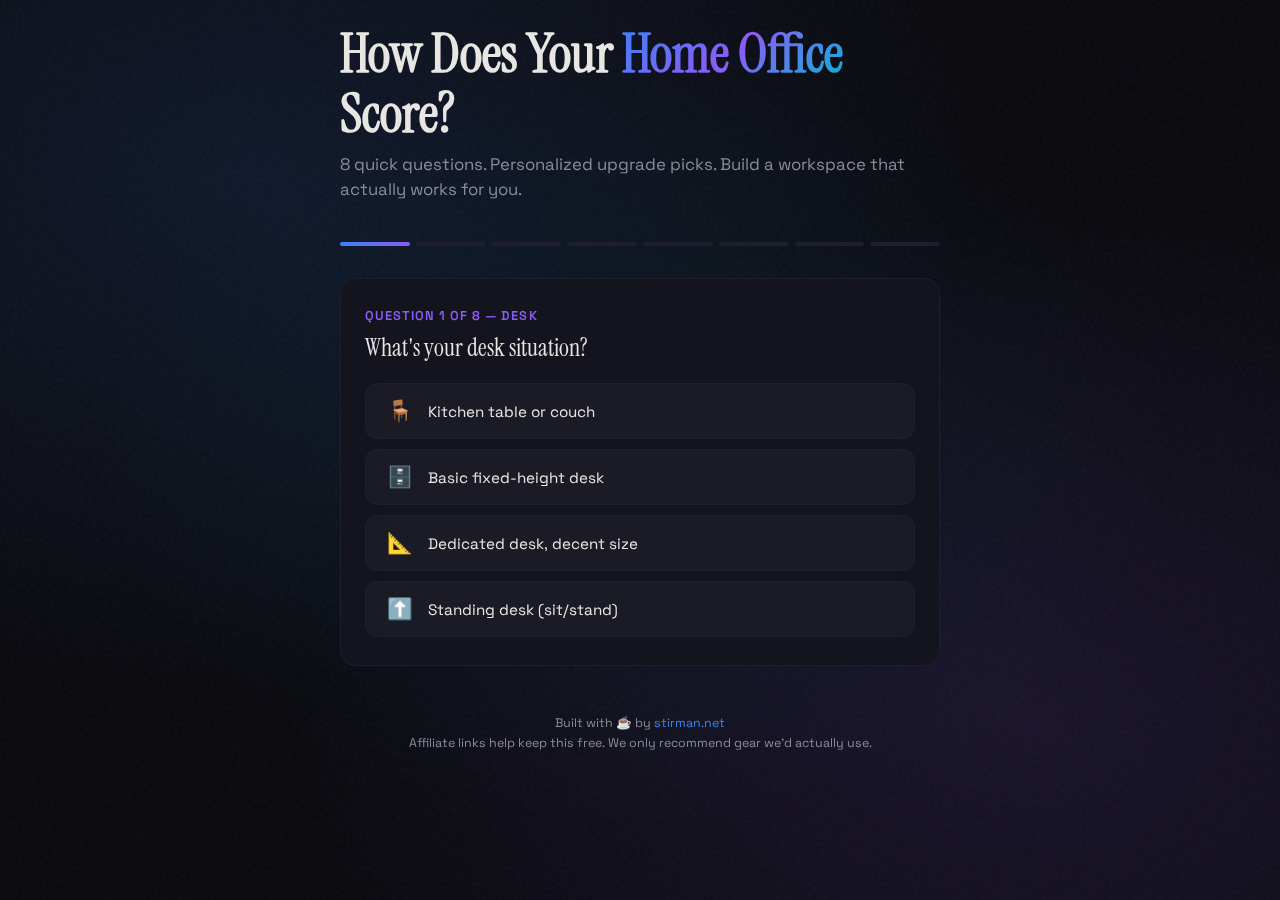
<file: home-office-score/index.html>
<!DOCTYPE html>
<html lang="en">
<head>
<meta charset="UTF-8">
<meta name="viewport" content="width=device-width, initial-scale=1.0">
<title>Home Office Score — Rate Your Workspace & Get Upgrade Picks</title>
<meta name="description" content="Take the 60-second quiz to score your home office setup. Get personalized upgrade recommendations for desks, chairs, monitors, and more.">
<meta name="keywords" content="home office setup, best standing desk, ergonomic chair, home office score, workspace setup guide, remote work desk">
<link rel="preconnect" href="https://fonts.googleapis.com">
<link rel="preconnect" href="https://fonts.gstatic.com" crossorigin>
<link href="https://fonts.googleapis.com/css2?family=Instrument+Serif:ital@0;1&family=Space+Grotesk:wght@400;500;600;700&display=swap" rel="stylesheet">
<style>
*{margin:0;padding:0;box-sizing:border-box}
:root{--bg:#0a0a0f;--card:#14141f;--card-border:#1e1e2e;--text:#e8e6e3;--muted:#8a8a9a;--accent-1:#3b82f6;--accent-2:#8b5cf6;--accent-3:#06b6d4;--green:#22c55e;--orange:#f59e0b;--red:#ef4444}
body{font-family:'Space Grotesk',sans-serif;background:var(--bg);color:var(--text);min-height:100vh;overflow-x:hidden}
body::before{content:'';position:fixed;top:0;left:0;width:100%;height:100%;background:radial-gradient(ellipse at 20% 20%,rgba(59,130,246,.12),transparent 50%),radial-gradient(ellipse at 80% 80%,rgba(139,92,246,.12),transparent 50%),radial-gradient(ellipse at 50% 50%,rgba(6,182,212,.06),transparent 60%);pointer-events:none;z-index:0}
/* noise */
body::after{content:'';position:fixed;top:0;left:0;width:100%;height:100%;opacity:.035;background-image:url("data:image/svg+xml,%3Csvg viewBox='0 0 256 256' xmlns='http://www.w3.org/2000/svg'%3E%3Cfilter id='n'%3E%3CfeTurbulence type='fractalNoise' baseFrequency='0.9' numOctaves='4' stitchTiles='stitch'/%3E%3C/filter%3E%3Crect width='100%25' height='100%25' filter='url(%23n)'/%3E%3C/svg%3E");pointer-events:none;z-index:0}
.container{max-width:640px;margin:0 auto;padding:24px 20px;position:relative;z-index:1}
h1{font-family:'Instrument Serif',serif;font-size:clamp(2.2rem,6vw,3.4rem);line-height:1.1;margin-bottom:8px}
h1 span{background:linear-gradient(135deg,var(--accent-1),var(--accent-2),var(--accent-3));-webkit-background-clip:text;-webkit-text-fill-color:transparent;background-clip:text}
.subtitle{color:var(--muted);font-size:1.05rem;margin-bottom:40px;line-height:1.5}
/* progress */
.progress-bar{display:flex;gap:6px;margin-bottom:32px}
.progress-dot{height:4px;flex:1;border-radius:4px;background:var(--card-border);transition:background .3s}
.progress-dot.active{background:linear-gradient(90deg,var(--accent-1),var(--accent-2))}
/* question */
.question-card{background:var(--card);border:1px solid var(--card-border);border-radius:16px;padding:28px 24px;margin-bottom:24px;animation:slideUp .4s ease}
@keyframes slideUp{from{opacity:0;transform:translateY(20px)}to{opacity:1;transform:translateY(0)}}
.q-number{font-size:.8rem;color:var(--accent-2);font-weight:600;letter-spacing:.08em;text-transform:uppercase;margin-bottom:8px}
.q-text{font-family:'Instrument Serif',serif;font-size:1.5rem;margin-bottom:20px;line-height:1.3}
.options{display:flex;flex-direction:column;gap:10px}
.option{background:rgba(255,255,255,.03);border:1px solid var(--card-border);border-radius:12px;padding:14px 18px;cursor:pointer;transition:all .2s;font-size:.95rem;display:flex;align-items:center;gap:12px}
.option:hover{border-color:var(--accent-1);background:rgba(59,130,246,.06)}
.option.selected{border-color:var(--accent-2);background:rgba(139,92,246,.1)}
.option-icon{font-size:1.3rem;width:32px;text-align:center;flex-shrink:0}
.option-text{flex:1}
/* results */
#results{display:none}
.score-ring{width:180px;height:180px;margin:0 auto 24px;position:relative}
.score-ring svg{transform:rotate(-90deg)}
.score-ring circle{fill:none;stroke-width:8}
.score-ring .bg{stroke:var(--card-border)}
.score-ring .fg{stroke-linecap:round;transition:stroke-dashoffset 1.5s ease}
.score-number{position:absolute;top:50%;left:50%;transform:translate(-50%,-50%);text-align:center}
.score-number .num{font-family:'Instrument Serif',serif;font-size:3.2rem;line-height:1;display:block}
.score-number .label{font-size:.8rem;color:var(--muted);margin-top:4px;display:block}
.grade{text-align:center;font-family:'Instrument Serif',serif;font-size:1.6rem;margin-bottom:8px}
.grade-sub{text-align:center;color:var(--muted);font-size:.9rem;margin-bottom:32px}
.section-title{font-family:'Instrument Serif',serif;font-size:1.3rem;margin:28px 0 14px;display:flex;align-items:center;gap:8px}
.upgrade-card{background:var(--card);border:1px solid var(--card-border);border-radius:14px;padding:20px;margin-bottom:14px;animation:slideUp .4s ease;animation-fill-mode:both}
.upgrade-card:nth-child(2){animation-delay:.1s}
.upgrade-card:nth-child(3){animation-delay:.2s}
.upgrade-card:nth-child(4){animation-delay:.3s}
.upgrade-header{display:flex;justify-content:space-between;align-items:flex-start;margin-bottom:8px}
.upgrade-name{font-weight:600;font-size:1.05rem}
.upgrade-impact{font-size:.75rem;font-weight:600;padding:4px 10px;border-radius:20px;white-space:nowrap}
.impact-high{background:rgba(34,197,94,.15);color:var(--green)}
.impact-med{background:rgba(245,158,11,.15);color:var(--orange)}
.upgrade-why{color:var(--muted);font-size:.88rem;line-height:1.5;margin-bottom:12px}
.upgrade-pick{display:flex;align-items:center;gap:12px;background:rgba(59,130,246,.06);border:1px solid rgba(59,130,246,.15);border-radius:10px;padding:12px 14px}
.pick-info{flex:1}
.pick-name{font-weight:600;font-size:.9rem}
.pick-price{color:var(--muted);font-size:.82rem;margin-top:2px}
.pick-link{background:linear-gradient(135deg,var(--accent-1),var(--accent-2));color:#fff;text-decoration:none;font-size:.82rem;font-weight:600;padding:8px 16px;border-radius:8px;white-space:nowrap;transition:opacity .2s}
.pick-link:hover{opacity:.85}
.category-bar{display:flex;gap:4px;margin-bottom:20px}
.cat-segment{height:6px;border-radius:3px;transition:width .8s ease}
.cat-label{display:flex;justify-content:space-between;font-size:.78rem;color:var(--muted);margin-bottom:6px}
.breakdown-item{display:flex;align-items:center;justify-content:space-between;padding:10px 0;border-bottom:1px solid var(--card-border)}
.breakdown-item:last-child{border:none}
.breakdown-cat{display:flex;align-items:center;gap:8px}
.breakdown-dot{width:10px;height:10px;border-radius:50%}
.breakdown-score{font-weight:600}
/* email */
.email-section{background:linear-gradient(135deg,rgba(59,130,246,.1),rgba(139,92,246,.1));border:1px solid rgba(139,92,246,.2);border-radius:14px;padding:24px;margin:28px 0;text-align:center}
.email-section h3{font-family:'Instrument Serif',serif;font-size:1.3rem;margin-bottom:6px}
.email-section p{color:var(--muted);font-size:.88rem;margin-bottom:14px}
.email-row{display:flex;gap:8px;max-width:380px;margin:0 auto}
.email-row input{flex:1;padding:10px 14px;border-radius:8px;border:1px solid var(--card-border);background:var(--bg);color:var(--text);font-size:.9rem;font-family:inherit}
.email-row button{background:linear-gradient(135deg,var(--accent-1),var(--accent-2));color:#fff;border:none;padding:10px 20px;border-radius:8px;font-weight:600;cursor:pointer;font-family:inherit;font-size:.9rem;white-space:nowrap}
.share-btn{display:inline-flex;align-items:center;gap:6px;background:var(--card);border:1px solid var(--card-border);color:var(--text);padding:10px 20px;border-radius:10px;cursor:pointer;font-family:inherit;font-size:.9rem;margin-top:16px;transition:border-color .2s}
.share-btn:hover{border-color:var(--accent-1)}
.footer{text-align:center;color:var(--muted);font-size:.78rem;margin-top:48px;padding-bottom:32px;line-height:1.6}
.footer a{color:var(--accent-1);text-decoration:none}
.hidden{display:none!important}
/* retake */
.retake-btn{display:block;margin:24px auto 0;background:none;border:1px solid var(--card-border);color:var(--muted);padding:10px 24px;border-radius:10px;cursor:pointer;font-family:inherit;font-size:.88rem;transition:all .2s}
.retake-btn:hover{border-color:var(--accent-1);color:var(--text)}
</style>
</head>
<body>
<div class="container">
<!-- HERO -->
<div id="hero">
<h1>How Does Your <span>Home Office</span> Score?</h1>
<p class="subtitle">8 quick questions. Personalized upgrade picks. Build a workspace that actually works for you.</p>
</div>

<!-- PROGRESS -->
<div class="progress-bar" id="progressBar"></div>

<!-- QUESTIONS -->
<div id="quiz"></div>

<!-- RESULTS -->
<div id="results">
<div class="score-ring">
<svg viewBox="0 0 180 180" width="180" height="180">
<circle class="bg" cx="90" cy="90" r="78"/>
<circle class="fg" id="scoreCircle" cx="90" cy="90" r="78" stroke-dasharray="490" stroke-dashoffset="490"/>
</svg>
<div class="score-number">
<span class="num" id="scoreNum">0</span>
<span class="label">out of 100</span>
</div>
</div>
<div class="grade" id="gradeLabel"></div>
<div class="grade-sub" id="gradeSub"></div>

<!-- Breakdown -->
<div class="section-title">📊 Category Breakdown</div>
<div style="background:var(--card);border:1px solid var(--card-border);border-radius:14px;padding:20px;margin-bottom:8px" id="breakdownCard"></div>

<!-- Upgrades -->
<div class="section-title">🚀 Your Top Upgrades</div>
<div id="upgradesList"></div>

<!-- Email capture -->
<div class="email-section">
<h3>Get Your Full Report</h3>
<p>Weekly workspace tips + exclusive deals on office gear</p>
<div class="email-row">
<input type="email" id="emailInput" placeholder="you@example.com">
<button onclick="captureEmail()">Send It</button>
</div>
</div>

<button class="share-btn" onclick="shareResults()">📋 Share Your Score</button>
<button class="retake-btn" onclick="location.reload()">↻ Retake Quiz</button>
</div>

<div class="footer">
<p>Built with ☕ by <a href="https://stirman.net">stirman.net</a></p>
<p>Affiliate links help keep this free. We only recommend gear we'd actually use.</p>
</div>
</div>

<script>
const questions = [
  {
    cat: "Desk", q: "What's your desk situation?",
    options: [
      { icon: "🪑", text: "Kitchen table or couch", score: 1 },
      { icon: "🗄️", text: "Basic fixed-height desk", score: 2 },
      { icon: "📐", text: "Dedicated desk, decent size", score: 3 },
      { icon: "⬆️", text: "Standing desk (sit/stand)", score: 4 }
    ]
  },
  {
    cat: "Chair", q: "How's your chair?",
    options: [
      { icon: "🪑", text: "Dining chair or whatever's around", score: 1 },
      { icon: "💺", text: "Basic office chair, no adjustments", score: 2 },
      { icon: "🔧", text: "Adjustable office chair with lumbar", score: 3 },
      { icon: "👑", text: "Ergonomic chair (Herman Miller, Steelcase, etc.)", score: 4 }
    ]
  },
  {
    cat: "Monitor", q: "What are you looking at all day?",
    options: [
      { icon: "💻", text: "Just my laptop screen", score: 1 },
      { icon: "🖥️", text: "One external monitor", score: 2 },
      { icon: "🖥️", text: "Ultrawide or dual monitors", score: 3 },
      { icon: "🤩", text: "Premium display (4K/5K, calibrated)", score: 4 }
    ]
  },
  {
    cat: "Lighting", q: "How's your lighting?",
    options: [
      { icon: "💡", text: "Overhead room light only", score: 1 },
      { icon: "🪟", text: "Natural light from a window", score: 2 },
      { icon: "🔆", text: "Desk lamp + natural light", score: 3 },
      { icon: "✨", text: "Dedicated task light + bias lighting behind monitor", score: 4 }
    ]
  },
  {
    cat: "Audio", q: "What's your audio/call setup?",
    options: [
      { icon: "🔊", text: "Laptop speakers and mic", score: 1 },
      { icon: "🎧", text: "Basic earbuds or headphones", score: 2 },
      { icon: "🎙️", text: "Good headset with noise cancellation", score: 3 },
      { icon: "🎤", text: "Dedicated mic + studio headphones/speakers", score: 4 }
    ]
  },
  {
    cat: "Peripherals", q: "Keyboard and mouse?",
    options: [
      { icon: "⌨️", text: "Laptop keyboard + trackpad only", score: 1 },
      { icon: "🖱️", text: "Basic external keyboard and mouse", score: 2 },
      { icon: "⚡", text: "Mechanical keyboard + ergonomic mouse", score: 3 },
      { icon: "🏆", text: "Split/ergo keyboard + vertical mouse + wrist rests", score: 4 }
    ]
  },
  {
    cat: "Cable Management", q: "How tidy is your setup?",
    options: [
      { icon: "🍝", text: "Cable spaghetti everywhere", score: 1 },
      { icon: "🤷", text: "Some cables visible but manageable", score: 2 },
      { icon: "📎", text: "Cable clips/trays, mostly hidden", score: 3 },
      { icon: "✨", text: "Clean desk, everything routed and hidden", score: 4 }
    ]
  },
  {
    cat: "Environment", q: "What about your overall environment?",
    options: [
      { icon: "😬", text: "Shared space, noisy, no privacy", score: 1 },
      { icon: "🚪", text: "Dedicated corner but open plan", score: 2 },
      { icon: "🏠", text: "Own room, basic setup", score: 3 },
      { icon: "🧘", text: "Private room, plants, art, temperature control", score: 4 }
    ]
  }
];

const upgrades = {
  Desk: {
    why: "A sit-stand desk reduces back pain by 54% and boosts afternoon energy. It's the single highest-impact upgrade for your workspace.",
    impact: "high",
    picks: [
      { name: "FlexiSpot E7 Standing Desk", price: "$479", url: "https://www.amazon.com/dp/B08GN48GJM?tag=stirman-20" },
      { name: "UPLIFT V2 Standing Desk", price: "$599", url: "https://www.amazon.com/dp/B07GBRQYS6?tag=stirman-20" }
    ]
  },
  Chair: {
    why: "You sit 8+ hours a day. A proper ergonomic chair prevents chronic back issues and improves focus. This is a 10-year investment in your body.",
    impact: "high",
    picks: [
      { name: "Herman Miller Aeron (Renewed)", price: "$749", url: "https://www.amazon.com/dp/B01DGM7ZII?tag=stirman-20" },
      { name: "Secretlab Titan Evo 2022", price: "$449", url: "https://www.amazon.com/dp/B09MZ6NJT9?tag=stirman-20" }
    ]
  },
  Monitor: {
    why: "More screen real estate = fewer alt-tabs = deeper focus. A quality monitor reduces eye strain and makes everything feel more spacious.",
    impact: "high",
    picks: [
      { name: "LG 27\" 4K IPS Monitor", price: "$299", url: "https://www.amazon.com/dp/B08T5Z3SXS?tag=stirman-20" },
      { name: "Dell S3422DW 34\" Ultrawide", price: "$389", url: "https://www.amazon.com/dp/B09DTDRJWP?tag=stirman-20" }
    ]
  },
  Lighting: {
    why: "Bad lighting causes eye strain, headaches, and fatigue. A desk lamp with adjustable color temperature keeps you alert during the day and relaxed at night.",
    impact: "med",
    picks: [
      { name: "BenQ ScreenBar Monitor Light", price: "$109", url: "https://www.amazon.com/dp/B076VNFZJG?tag=stirman-20" },
      { name: "BenQ ScreenBar Halo", price: "$179", url: "https://www.amazon.com/dp/B08WT889V3?tag=stirman-20" }
    ]
  },
  Audio: {
    why: "Clear audio on calls makes you sound professional. Noise cancellation helps you focus in noisy environments. Your ears deserve better than laptop speakers.",
    impact: "med",
    picks: [
      { name: "Sony WH-1000XM5", price: "$328", url: "https://www.amazon.com/dp/B0BX2L8PCP?tag=stirman-20" },
      { name: "Elgato Wave:3 USB Mic", price: "$149", url: "https://www.amazon.com/dp/B088HHWC47?tag=stirman-20" }
    ]
  },
  Peripherals: {
    why: "A mechanical keyboard and ergonomic mouse reduce wrist strain and make typing feel incredible. Once you switch, you never go back.",
    impact: "med",
    picks: [
      { name: "Logitech MX Keys S", price: "$99", url: "https://www.amazon.com/dp/B0BKP35CR5?tag=stirman-20" },
      { name: "Logitech MX Master 3S", price: "$89", url: "https://www.amazon.com/dp/B09HM94VDS?tag=stirman-20" }
    ]
  },
  "Cable Management": {
    why: "A cluttered desk = a cluttered mind. Cable management takes 30 minutes and makes your workspace feel completely different.",
    impact: "med",
    picks: [
      { name: "Under-Desk Cable Management Tray", price: "$15", url: "https://www.amazon.com/dp/B08QV8LKCH?tag=stirman-20" },
      { name: "Velcro Cable Ties (100 pack)", price: "$9", url: "https://www.amazon.com/dp/B001E1Y5O6?tag=stirman-20" }
    ]
  },
  Environment: {
    why: "Plants, good temperature, and minimal noise measurably improve productivity and creativity. Your environment shapes your output.",
    impact: "med",
    picks: [
      { name: "Levoit Air Purifier", price: "$89", url: "https://www.amazon.com/dp/B08R794ZMX?tag=stirman-20" },
      { name: "White Noise Machine (LectroFan)", price: "$44", url: "https://www.amazon.com/dp/B00MY8V86Q?tag=stirman-20" }
    ]
  }
};

const catColors = {
  Desk: "#3b82f6", Chair: "#8b5cf6", Monitor: "#06b6d4", Lighting: "#f59e0b",
  Audio: "#ef4444", Peripherals: "#22c55e", "Cable Management": "#ec4899", Environment: "#f97316"
};

let answers = [];
let current = 0;

function init() {
  const bar = document.getElementById("progressBar");
  for (let i = 0; i < questions.length; i++) {
    const d = document.createElement("div");
    d.className = "progress-dot";
    bar.appendChild(d);
  }
  showQuestion(0);
}

function showQuestion(idx) {
  current = idx;
  const quiz = document.getElementById("quiz");
  const q = questions[idx];
  // Update progress
  document.querySelectorAll(".progress-dot").forEach((d, i) => {
    d.className = "progress-dot" + (i <= idx ? " active" : "");
  });
  quiz.innerHTML = `
    <div class="question-card">
      <div class="q-number">Question ${idx + 1} of ${questions.length} — ${q.cat}</div>
      <div class="q-text">${q.q}</div>
      <div class="options">
        ${q.options.map((o, i) => `
          <div class="option" onclick="selectOption(${idx}, ${i}, ${o.score})">
            <span class="option-icon">${o.icon}</span>
            <span class="option-text">${o.text}</span>
          </div>
        `).join("")}
      </div>
    </div>`;
}

function selectOption(qIdx, optIdx, score) {
  answers[qIdx] = { cat: questions[qIdx].cat, score, max: 4 };
  document.querySelectorAll(".option").forEach((o, i) => {
    o.className = "option" + (i === optIdx ? " selected" : "");
  });
  setTimeout(() => {
    if (qIdx < questions.length - 1) {
      showQuestion(qIdx + 1);
    } else {
      showResults();
    }
  }, 350);
}

function showResults() {
  document.getElementById("quiz").classList.add("hidden");
  document.getElementById("hero").classList.add("hidden");
  document.querySelector(".progress-bar").classList.add("hidden");
  document.getElementById("results").style.display = "block";

  const totalScore = answers.reduce((s, a) => s + a.score, 0);
  const maxScore = answers.length * 4;
  const pct = Math.round((totalScore / maxScore) * 100);

  // Animate score
  const circ = document.getElementById("scoreCircle");
  const circumference = 2 * Math.PI * 78;
  circ.style.strokeDasharray = circumference;
  circ.style.strokeDashoffset = circumference;

  let color;
  if (pct >= 80) color = "var(--green)";
  else if (pct >= 60) color = "var(--accent-1)";
  else if (pct >= 40) color = "var(--orange)";
  else color = "var(--red)";
  circ.style.stroke = color;

  setTimeout(() => {
    circ.style.strokeDashoffset = circumference - (circumference * pct / 100);
  }, 100);

  // Animate number
  let n = 0;
  const numEl = document.getElementById("scoreNum");
  const interval = setInterval(() => {
    n += 2;
    if (n >= pct) { n = pct; clearInterval(interval); }
    numEl.textContent = n;
  }, 20);

  // Grade
  const gradeEl = document.getElementById("gradeLabel");
  const subEl = document.getElementById("gradeSub");
  if (pct >= 85) { gradeEl.textContent = "🏆 Command Center"; subEl.textContent = "Your setup is elite. Minor tweaks only."; }
  else if (pct >= 70) { gradeEl.textContent = "💪 Solid Foundation"; subEl.textContent = "You're ahead of most. A few upgrades will level you up."; }
  else if (pct >= 50) { gradeEl.textContent = "🔧 Room to Grow"; subEl.textContent = "Some clear wins below. Your back and eyes will thank you."; }
  else if (pct >= 30) { gradeEl.textContent = "⚠️ Needs Work"; subEl.textContent = "You're leaving performance (and comfort) on the table."; }
  else { gradeEl.textContent = "🚨 Emergency Upgrade"; subEl.textContent = "Your future self is begging you to invest here."; }

  // Breakdown
  const breakdownCard = document.getElementById("breakdownCard");
  breakdownCard.innerHTML = answers.map(a => {
    const p = Math.round((a.score / a.max) * 100);
    const c = catColors[a.cat];
    return `<div class="breakdown-item">
      <div class="breakdown-cat"><div class="breakdown-dot" style="background:${c}"></div>${a.cat}</div>
      <div class="breakdown-score" style="color:${p >= 75 ? 'var(--green)' : p >= 50 ? 'var(--accent-1)' : 'var(--orange)'}">${a.score}/4</div>
    </div>`;
  }).join("");

  // Upgrades — show categories scoring < 4, sorted by score ascending (worst first)
  const weak = answers.filter(a => a.score < 4).sort((a, b) => a.score - b.score);
  const list = document.getElementById("upgradesList");
  list.innerHTML = weak.slice(0, 4).map(a => {
    const u = upgrades[a.cat];
    const pick = u.picks[0];
    return `<div class="upgrade-card">
      <div class="upgrade-header">
        <div class="upgrade-name">${a.cat} Upgrade</div>
        <div class="upgrade-impact ${u.impact === 'high' ? 'impact-high' : 'impact-med'}">${u.impact === 'high' ? '↑ High Impact' : '↑ Medium Impact'}</div>
      </div>
      <div class="upgrade-why">${u.why}</div>
      <div class="upgrade-pick">
        <div class="pick-info">
          <div class="pick-name">${pick.name}</div>
          <div class="pick-price">${pick.price} on Amazon</div>
        </div>
        <a class="pick-link" href="${pick.url}" target="_blank" rel="noopener">View →</a>
      </div>
      ${u.picks[1] ? `<div class="upgrade-pick" style="margin-top:8px">
        <div class="pick-info">
          <div class="pick-name">${u.picks[1].name}</div>
          <div class="pick-price">${u.picks[1].price} on Amazon</div>
        </div>
        <a class="pick-link" href="${u.picks[1].url}" target="_blank" rel="noopener">View →</a>
      </div>` : ""}
    </div>`;
  }).join("");

  if (weak.length === 0) {
    list.innerHTML = `<div class="upgrade-card"><div class="upgrade-name">Perfect score! 🎉</div><div class="upgrade-why">Your setup is maxed out. You're living the dream. Maybe treat yourself to something nice anyway?</div></div>`;
  }

  window.scrollTo({ top: 0, behavior: "smooth" });
}

function captureEmail() {
  const input = document.getElementById("emailInput");
  if (input.value && input.value.includes("@")) {
    input.parentElement.innerHTML = `<span style="color:var(--green);font-weight:600">✓ You're in! Check your inbox.</span>`;
  }
}

function shareResults() {
  const totalScore = answers.reduce((s, a) => s + a.score, 0);
  const pct = Math.round((totalScore / (answers.length * 4)) * 100);
  const text = `My home office scored ${pct}/100 on Home Office Score! How does yours rate? 🏠💻\n\nhttps://stirman.net/home-office-score/`;
  if (navigator.share) {
    navigator.share({ text });
  } else {
    navigator.clipboard.writeText(text).then(() => {
      document.querySelector(".share-btn").textContent = "✓ Copied!";
    });
  }
}

init();
</script>
</body>
</html>
</file>
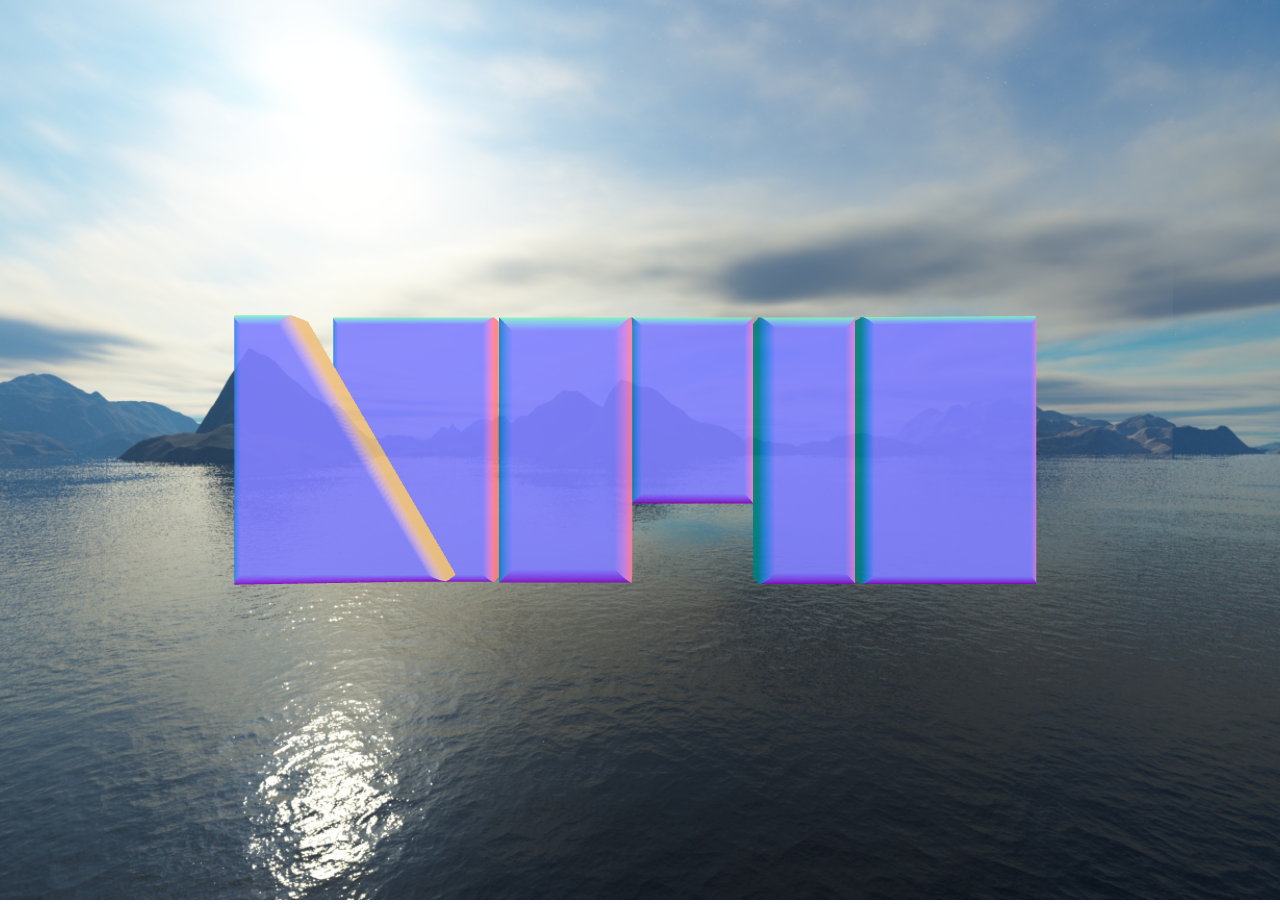
<file: npe/index.html>
<!DOCTYPE html>
<html>
	<head>
		<meta charset="utf-8">
		<title>NPE</title>
		<style>
			body { margin: 0; }
			canvas { width: 100%; height: 100% }
		</style>
	</head>
	<body>
    <script src="js/three.js"></script>
    <script src="js/OrbitControls.js"></script>
    <script src="js/BufferGeometryUtils.js"></script>
		<script>
    
      /***************/
      /* Boilerplate defaults
      /***************************************/

      var scene = new THREE.Scene();
      var camera = new THREE.PerspectiveCamera(75, window.innerWidth / window.innerHeight, 0.1, 1000);
      var renderer = new THREE.WebGLRenderer({antialias: true});
      renderer.setSize(window.innerWidth, window.innerHeight);
      document.body.appendChild(renderer.domElement);
      camera.position.set(0, 0, 50);

      /***************/
      /* Orbit controls
      /***************************************/

      var controls = new THREE.OrbitControls(camera, renderer.domElement);
      controls.maxDistance = 100
      controls.minDistance = -100
      controls.update();

      /***************/
      /* Environments
      /***************************************/
      
      var i = 0
      var env = ['serene', 'divine', 'alps', 'meadow', 'cloudbox']
      var paused = false
      
      loadEnv(env[0])

      function loadEnv(env) { 
        let materialArray = [];
        let texture_ft = new THREE.TextureLoader().load( './' + env + '/' + env + '_ft.jpg');
        let texture_bk = new THREE.TextureLoader().load( './' + env + '/' + env + '_bk.jpg');
        let texture_up = new THREE.TextureLoader().load( './' + env + '/' + env + '_up.jpg');
        let texture_dn = new THREE.TextureLoader().load( './' + env + '/' + env + '_dn.jpg');
        let texture_rt = new THREE.TextureLoader().load( './' + env + '/' + env + '_rt.jpg');
        let texture_lf = new THREE.TextureLoader().load( './' + env + '/' + env + '_lf.jpg');
          
        materialArray.push(new THREE.MeshBasicMaterial( { map: texture_ft }));
        materialArray.push(new THREE.MeshBasicMaterial( { map: texture_bk }));
        materialArray.push(new THREE.MeshBasicMaterial( { map: texture_up }));
        materialArray.push(new THREE.MeshBasicMaterial( { map: texture_dn }));
        materialArray.push(new THREE.MeshBasicMaterial( { map: texture_rt }));
        materialArray.push(new THREE.MeshBasicMaterial( { map: texture_lf }));

        for (let i = 0; i < 6; i++)
          materialArray[i].side = THREE.BackSide;

        // Add the Skybox to the scene  
        var skyBoxGeo = new THREE.BoxGeometry(1000, 1000, 1000);
        var skybox = new THREE.Mesh(skyBoxGeo, materialArray);
        scene.add(skybox);
      }

      /***************/
      /* Extrude and materials
      /***************************************/

      var extrudeSettings = {depth: 2, bevelEnabled: true, bevelSegments: 64, steps: 32, bevelSize: 1, bevelThickness: 1};
      var material = new THREE.MeshNormalMaterial({transparent: true, opacity: 0.9})
      // var material = new THREE.MeshStandardMaterial({metalness: 1, roughness: 0.5, transparent: true, opacity: 0.9});
      
      /***************/
      /* Logo shapes
      /***************************************/

      // Array of geometries for the masterGeometry (for performance)
      var logoGeometries = []

      var n1Shape = new THREE.Shape();
      n1Shape.moveTo(0, 10);
      n1Shape.lineTo(3, 10)
      n1Shape.lineTo(15, -10)
      n1Shape.lineTo(0, -10)
      var n1geometry = new THREE.BufferGeometry().fromGeometry(new THREE.ExtrudeGeometry( n1Shape, extrudeSettings ));
      n1geometry.translate(-32, 0, 0)
      logoGeometries.push(n1geometry)
  
      var n2Shape = new THREE.Shape();
      n2Shape.moveTo(0, 13.9);
      n2Shape.lineTo(16, 13.9)
      n2Shape.lineTo(16, -13.8)
      n2Shape.lineTo(0, -13.8)
      var n2geometry = new THREE.BufferGeometry().fromGeometry(new THREE.ExtrudeGeometry(n2Shape, extrudeSettings));
      n2geometry.translate(-33.4, 0, -18)
      logoGeometries.push(n2geometry)
      
      var p1Shape = new THREE.Shape();
      p1Shape.moveTo(0, 7);
      p1Shape.lineTo(6, 7)
      p1Shape.lineTo(6, -7)
      p1Shape.lineTo(0, -7)
      var p1geometry = new THREE.BufferGeometry().fromGeometry(new THREE.ExtrudeGeometry( p1Shape, extrudeSettings ));
      p1geometry.translate(-7.5, 0, 12.5)
      logoGeometries.push(p1geometry)

      var p2Shape = new THREE.Shape();
      p2Shape.moveTo(0, 11.4);
      p2Shape.lineTo(9.4, 11.4)
      p2Shape.lineTo(9.4, -4)
      p2Shape.lineTo(0, -4)
      var p2geometry = new THREE.BufferGeometry().fromGeometry(new THREE.ExtrudeGeometry( p2Shape, extrudeSettings ));      
      p2geometry.translate(0.2, 0, -7)
      logoGeometries.push(p2geometry)

      var e1Shape = new THREE.Shape();
      e1Shape.moveTo(0, 8.7);
      e1Shape.lineTo(5, 8.7)
      e1Shape.lineTo(5, -8.8)
      e1Shape.lineTo(0, -8.8)
      var e1geometry = new THREE.BufferGeometry().fromGeometry(new THREE.ExtrudeGeometry( e1Shape, extrudeSettings ));            
      e1geometry.translate(9.7, 0, 5)
      logoGeometries.push(e1geometry)

      var e2Shape = new THREE.Shape();
      e2Shape.moveTo(0, 12.8);
      e2Shape.lineTo(16, 12.9)
      e2Shape.lineTo(16, -12.9)
      e2Shape.lineTo(0, -12.9)
      var e2geometry = new THREE.BufferGeometry().fromGeometry(new THREE.ExtrudeGeometry( e2Shape, extrudeSettings ));
      e2geometry.translate(24, 0, -13)
      logoGeometries.push(e2geometry)

      var masterGeometry = THREE.BufferGeometryUtils.mergeBufferGeometries(logoGeometries);
      var masterMesh = new THREE.Mesh(masterGeometry, material)
      scene.add(masterMesh);

      /***************/
      /* Random curves for camera movement
      /***************************************/

      var curveBound = 200
      var spline = newSpline()
      var camPosIndex = 0;

      function newSpline() {
        var spline = new THREE.CatmullRomCurve3([
          new THREE.Vector3(0, 0, 50),
          new THREE.Vector3(Math.random() * curveBound - curveBound/2, Math.random() * curveBound - curveBound/2, Math.random() * curveBound - curveBound/2),
          new THREE.Vector3(Math.random() * curveBound - curveBound/2, Math.random() * curveBound - curveBound/2, Math.random() * curveBound - curveBound/2),
          new THREE.Vector3(Math.random() * curveBound - curveBound/2, Math.random() * curveBound - curveBound/2, Math.random() * curveBound - curveBound/2),        
          new THREE.Vector3(0, 0, 50)
        ]);
        return spline;
      }

      /***************/
      /* Listeners
      /***************************************/

      document.addEventListener('dblclick', event => {              
        i = i == 4 ? 0 : i + 1
        loadEnv(env[i])
      })

      document.addEventListener('click', event => {              
        paused = !paused
      })

      /***************/
      /* Animate loop
      /***************************************/

      function animate() {
        requestAnimationFrame( animate );
    
        // toggle pause
        if (!paused) {
          camPosIndex++;
        }
      
        // get a new spline after 350 frames
        if (camPosIndex > 350) {
          spline = newSpline()
          camPosIndex = 0;
        }
        
        // move camera after 100 frames
        if (camPosIndex > 100) {
          var camPos = spline.getPoint((camPosIndex-100) / 250);
          camera.position.x = camPos.x;
          camera.position.y = camPos.y;
          camera.position.z = camPos.z;   
          
          masterMesh.rotation.x = ( Math.PI * 2 ) * ( (camPosIndex-100) / 250 );
          masterMesh.rotation.y = ( Math.PI * 2 ) * ( (camPosIndex-100) / 250 );
          masterMesh.rotation.z = ( Math.PI * 2 ) * ( (camPosIndex-100) / 250 );
          
        }

        controls.update();
        renderer.render( scene, camera );
      }
            
      animate();

		</script>
	</body>
</html>
</file>
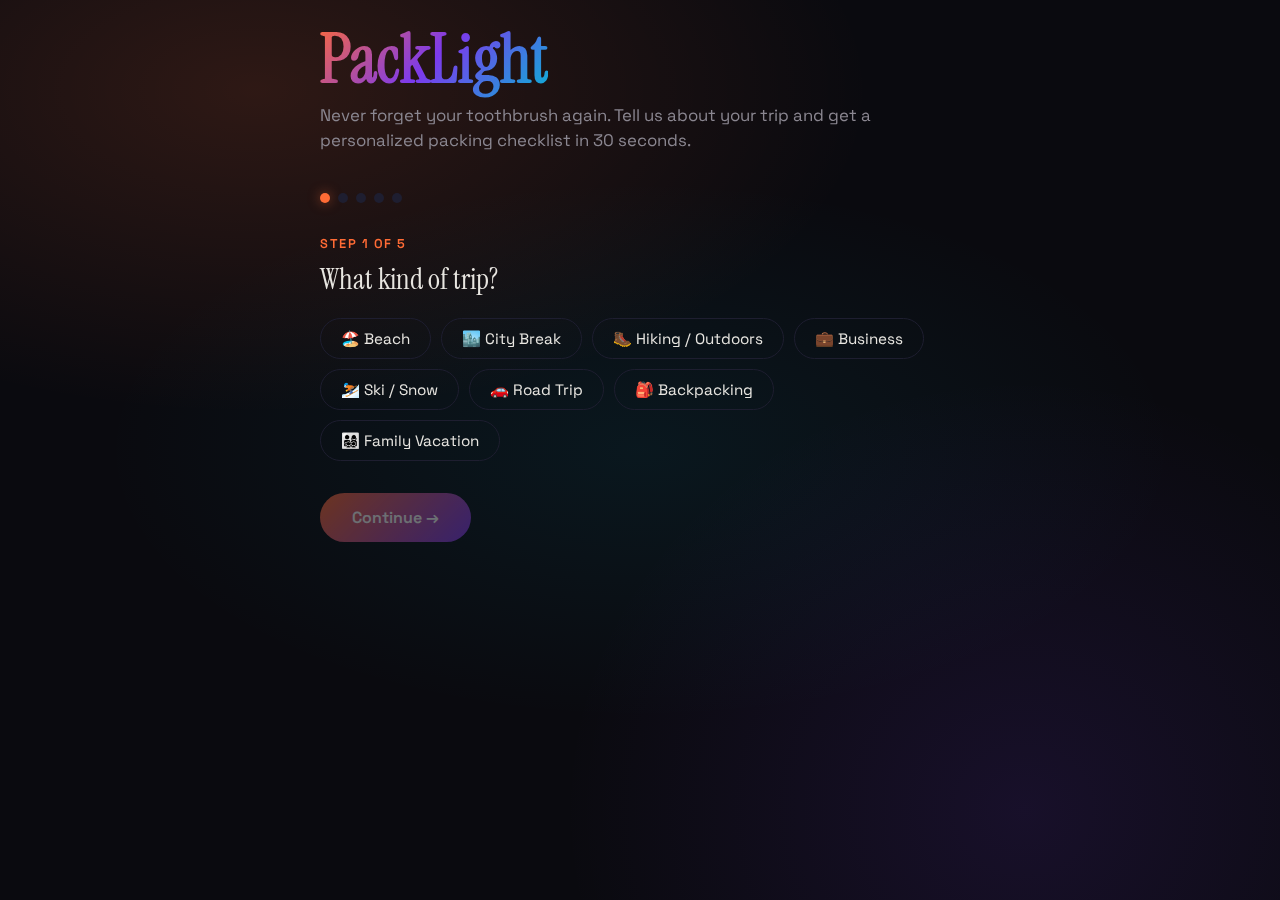
<file: packlight/index.html>
<!DOCTYPE html>
<html lang="en">
<head>
<meta charset="UTF-8">
<meta name="viewport" content="width=device-width, initial-scale=1.0">
<title>PackLight — Smart Travel Packing List Generator</title>
<meta name="description" content="Generate a personalized packing list for any trip. Select your destination, duration, climate, and activities — get a custom checklist with gear recommendations.">
<meta name="keywords" content="packing list, travel packing list, what to pack, packing checklist, travel essentials">
<link rel="preconnect" href="https://fonts.googleapis.com">
<link rel="preconnect" href="https://fonts.gstatic.com" crossorigin>
<link href="https://fonts.googleapis.com/css2?family=Instrument+Serif&family=Space+Grotesk:wght@400;500;600;700&display=swap" rel="stylesheet">
<style>
*{margin:0;padding:0;box-sizing:border-box}
:root{--bg:#0a0a0f;--card:#14141f;--border:#1e1e30;--text:#e8e6e1;--dim:#8a8690;--accent:#ff6b35;--accent2:#7c3aed;--accent3:#06b6d4;--green:#22c55e}
body{background:var(--bg);color:var(--text);font-family:'Space Grotesk',sans-serif;min-height:100vh;overflow-x:hidden}
.noise{position:fixed;top:0;left:0;width:100%;height:100%;pointer-events:none;z-index:0;opacity:.035}
.noise canvas{width:100%;height:100%}
.gradient-bg{position:fixed;top:0;left:0;width:100%;height:100%;z-index:0;background:
  radial-gradient(ellipse 80% 60% at 20% 10%, rgba(255,107,53,.15) 0%, transparent 60%),
  radial-gradient(ellipse 60% 80% at 80% 90%, rgba(124,58,237,.12) 0%, transparent 60%),
  radial-gradient(ellipse 70% 50% at 50% 50%, rgba(6,182,212,.08) 0%, transparent 60%),
  var(--bg)}
.container{position:relative;z-index:1;max-width:680px;margin:0 auto;padding:24px 20px 80px}
h1{font-family:'Instrument Serif',serif;font-size:clamp(2.8rem,8vw,4.2rem);line-height:1.05;margin-bottom:8px}
h1 span{background:linear-gradient(135deg,var(--accent),var(--accent2),var(--accent3));-webkit-background-clip:text;-webkit-text-fill-color:transparent;background-clip:text}
.subtitle{color:var(--dim);font-size:1.05rem;margin-bottom:40px;line-height:1.5}
.step{display:none;animation:fadeUp .4s ease}
.step.active{display:block}
@keyframes fadeUp{from{opacity:0;transform:translateY(16px)}to{opacity:1;transform:translateY(0)}}
.step-label{font-size:.8rem;text-transform:uppercase;letter-spacing:.12em;color:var(--accent);margin-bottom:8px;font-weight:600}
.step-title{font-family:'Instrument Serif',serif;font-size:1.8rem;margin-bottom:20px}
.chips{display:flex;flex-wrap:wrap;gap:10px;margin-bottom:24px}
.chip{padding:10px 20px;border-radius:99px;border:1.5px solid var(--border);background:transparent;color:var(--text);font-family:'Space Grotesk',sans-serif;font-size:.95rem;cursor:pointer;transition:all .2s}
.chip:hover{border-color:var(--accent);background:rgba(255,107,53,.06)}
.chip.selected{border-color:var(--accent);background:rgba(255,107,53,.12);color:var(--accent)}
.chip.multi.selected{border-color:var(--green);background:rgba(34,197,94,.1);color:var(--green)}
.btn{display:inline-flex;align-items:center;gap:8px;padding:14px 32px;border-radius:99px;border:none;background:linear-gradient(135deg,var(--accent),var(--accent2));color:#fff;font-family:'Space Grotesk',sans-serif;font-size:1rem;font-weight:600;cursor:pointer;transition:all .2s;margin-top:8px}
.btn:hover{transform:translateY(-2px);box-shadow:0 8px 24px rgba(255,107,53,.25)}
.btn:disabled{opacity:.4;cursor:not-allowed;transform:none;box-shadow:none}
.progress{display:flex;gap:8px;margin-bottom:32px}
.dot{width:10px;height:10px;border-radius:50%;background:var(--border);transition:all .3s}
.dot.done{background:var(--accent)}
.dot.current{background:var(--accent);box-shadow:0 0 12px rgba(255,107,53,.5)}
/* Duration slider */
.slider-wrap{margin-bottom:24px}
.slider-wrap input[type=range]{width:100%;accent-color:var(--accent);margin:12px 0}
.slider-val{font-size:1.6rem;font-weight:700;color:var(--accent)}
/* Results */
.results-header{text-align:center;margin-bottom:32px}
.results-header h2{font-family:'Instrument Serif',serif;font-size:2.4rem;margin-bottom:8px}
.results-header p{color:var(--dim);font-size:1rem}
.category{background:var(--card);border:1px solid var(--border);border-radius:16px;padding:20px;margin-bottom:16px;animation:fadeUp .4s ease backwards}
.cat-header{display:flex;justify-content:space-between;align-items:center;cursor:pointer;margin-bottom:12px}
.cat-title{font-weight:600;font-size:1.1rem;display:flex;align-items:center;gap:8px}
.cat-count{font-size:.8rem;color:var(--dim);background:var(--border);padding:2px 10px;border-radius:99px}
.cat-toggle{color:var(--dim);font-size:1.2rem;transition:transform .2s}
.cat-toggle.collapsed{transform:rotate(-90deg)}
.item{display:flex;align-items:flex-start;gap:12px;padding:8px 0;border-bottom:1px solid rgba(255,255,255,.04)}
.item:last-child{border-bottom:none}
.item input[type=checkbox]{width:20px;height:20px;accent-color:var(--green);margin-top:2px;flex-shrink:0;cursor:pointer}
.item-info{flex:1}
.item-name{font-size:.95rem}
.item-name.checked{text-decoration:line-through;opacity:.4}
.item-link{display:inline-flex;align-items:center;gap:4px;font-size:.8rem;color:var(--accent);text-decoration:none;margin-top:2px;opacity:.7;transition:opacity .2s}
.item-link:hover{opacity:1;text-decoration:underline}
.toolbar{display:flex;gap:12px;justify-content:center;flex-wrap:wrap;margin-bottom:24px}
.toolbar .btn{padding:10px 20px;font-size:.9rem}
.toolbar .btn.outline{background:transparent;border:1.5px solid var(--border);color:var(--text)}
.toolbar .btn.outline:hover{border-color:var(--accent)}
.stat-row{display:flex;gap:12px;justify-content:center;flex-wrap:wrap;margin-bottom:32px}
.stat{background:var(--card);border:1px solid var(--border);border-radius:12px;padding:14px 20px;text-align:center;min-width:100px}
.stat-num{font-size:1.6rem;font-weight:700;color:var(--accent)}
.stat-label{font-size:.75rem;color:var(--dim);text-transform:uppercase;letter-spacing:.08em;margin-top:2px}
/* Email capture */
.email-card{background:linear-gradient(135deg,rgba(255,107,53,.08),rgba(124,58,237,.08));border:1px solid rgba(255,107,53,.2);border-radius:16px;padding:24px;margin-top:24px;text-align:center}
.email-card h3{font-family:'Instrument Serif',serif;font-size:1.4rem;margin-bottom:8px}
.email-card p{color:var(--dim);font-size:.9rem;margin-bottom:16px}
.email-row{display:flex;gap:8px;max-width:400px;margin:0 auto}
.email-row input{flex:1;padding:12px 16px;border-radius:99px;border:1px solid var(--border);background:var(--bg);color:var(--text);font-family:'Space Grotesk',sans-serif;font-size:.95rem}
.email-row input::placeholder{color:var(--dim)}
.email-row .btn{margin-top:0;padding:12px 24px}
/* Gear recs */
.gear-section{margin-top:32px}
.gear-section h3{font-family:'Instrument Serif',serif;font-size:1.6rem;margin-bottom:16px;text-align:center}
.gear-card{background:var(--card);border:1px solid var(--border);border-radius:16px;padding:20px;margin-bottom:12px;display:flex;gap:16px;align-items:center}
.gear-emoji{font-size:2rem;flex-shrink:0}
.gear-info{flex:1}
.gear-name{font-weight:600;margin-bottom:4px}
.gear-desc{font-size:.85rem;color:var(--dim);margin-bottom:6px}
.gear-link{display:inline-flex;align-items:center;gap:4px;font-size:.85rem;color:var(--accent);text-decoration:none;font-weight:500}
.gear-link:hover{text-decoration:underline}
.gear-price{font-size:.85rem;color:var(--green);font-weight:600}
/* Ad slot */
.ad-slot{border:1px dashed var(--border);border-radius:12px;padding:20px;text-align:center;color:var(--dim);font-size:.8rem;margin-top:24px;opacity:.5}
@media(max-width:480px){.email-row{flex-direction:column}.email-row .btn{width:100%;justify-content:center}}
</style>
</head>
<body>
<div class="noise"><canvas id="noiseCanvas"></canvas></div>
<div class="gradient-bg"></div>
<div class="container">
  <!-- HERO -->
  <div id="hero">
    <h1><span>PackLight</span></h1>
    <p class="subtitle">Never forget your toothbrush again. Tell us about your trip and get a personalized packing checklist in 30 seconds.</p>
  </div>

  <!-- PROGRESS -->
  <div class="progress" id="progress">
    <div class="dot current" data-step="0"></div>
    <div class="dot" data-step="1"></div>
    <div class="dot" data-step="2"></div>
    <div class="dot" data-step="3"></div>
    <div class="dot" data-step="4"></div>
  </div>

  <!-- STEP 0: Trip Type -->
  <div class="step active" data-step="0">
    <div class="step-label">Step 1 of 5</div>
    <div class="step-title">What kind of trip?</div>
    <div class="chips" id="tripChips">
      <button class="chip" data-val="beach">🏖️ Beach</button>
      <button class="chip" data-val="city">🏙️ City Break</button>
      <button class="chip" data-val="hiking">🥾 Hiking / Outdoors</button>
      <button class="chip" data-val="business">💼 Business</button>
      <button class="chip" data-val="ski">⛷️ Ski / Snow</button>
      <button class="chip" data-val="roadtrip">🚗 Road Trip</button>
      <button class="chip" data-val="backpacking">🎒 Backpacking</button>
      <button class="chip" data-val="family">👨‍👩‍👧‍👦 Family Vacation</button>
    </div>
    <button class="btn" id="btn0" disabled onclick="nextStep()">Continue →</button>
  </div>

  <!-- STEP 1: Duration -->
  <div class="step" data-step="1">
    <div class="step-label">Step 2 of 5</div>
    <div class="step-title">How long?</div>
    <div class="slider-wrap">
      <span class="slider-val" id="daysVal">5 days</span>
      <input type="range" min="1" max="30" value="5" id="daysSlider">
    </div>
    <button class="btn" onclick="nextStep()">Continue →</button>
  </div>

  <!-- STEP 2: Climate -->
  <div class="step" data-step="2">
    <div class="step-label">Step 3 of 5</div>
    <div class="step-title">What's the weather like?</div>
    <div class="chips" id="climateChips">
      <button class="chip" data-val="hot">🔥 Hot (80°F+)</button>
      <button class="chip" data-val="warm">☀️ Warm (65-80°F)</button>
      <button class="chip" data-val="mild">🌤️ Mild (50-65°F)</button>
      <button class="chip" data-val="cold">❄️ Cold (below 50°F)</button>
      <button class="chip" data-val="mixed">🌦️ Mixed / Layering</button>
    </div>
    <button class="btn" id="btn2" disabled onclick="nextStep()">Continue →</button>
  </div>

  <!-- STEP 3: Activities (multi-select) -->
  <div class="step" data-step="3">
    <div class="step-label">Step 4 of 5</div>
    <div class="step-title">Any special activities?</div>
    <p style="color:var(--dim);font-size:.9rem;margin-bottom:16px">Select all that apply</p>
    <div class="chips" id="activityChips">
      <button class="chip multi" data-val="swimming">🏊 Swimming</button>
      <button class="chip multi" data-val="gym">💪 Gym / Exercise</button>
      <button class="chip multi" data-val="nightlife">🍸 Nightlife</button>
      <button class="chip multi" data-val="photography">📷 Photography</button>
      <button class="chip multi" data-val="camping">⛺ Camping</button>
      <button class="chip multi" data-val="formal">👔 Formal Event</button>
      <button class="chip multi" data-val="water">🚣 Water Sports</button>
      <button class="chip multi" data-val="kids">🧸 Kids Activities</button>
      <button class="chip multi" data-val="remote-work">💻 Remote Work</button>
    </div>
    <button class="btn" onclick="nextStep()">Continue →</button>
  </div>

  <!-- STEP 4: Extras -->
  <div class="step" data-step="4">
    <div class="step-label">Step 5 of 5</div>
    <div class="step-title">Packing style?</div>
    <div class="chips" id="styleChips">
      <button class="chip" data-val="minimal">✨ Minimalist</button>
      <button class="chip" data-val="normal">🧳 Normal</button>
      <button class="chip" data-val="overpacker">📦 I overpack (no shame)</button>
    </div>
    <button class="btn" id="btn4" disabled onclick="generateList()">Generate My List 🎒</button>
  </div>

  <!-- RESULTS -->
  <div id="results" style="display:none"></div>
</div>

<script>
// Noise
(function(){const c=document.getElementById('noiseCanvas'),x=c.getContext('2d');function r(){c.width=window.innerWidth;c.height=window.innerHeight;const d=x.createImageData(c.width,c.height);for(let i=0;i<d.data.length;i+=4){const v=Math.random()*255;d.data[i]=d.data[i+1]=d.data[i+2]=v;d.data[i+3]=255}x.putImageData(d,0,0)}r();window.addEventListener('resize',r)})();

let currentStep=0;
const answers={trip:null,days:5,climate:null,activities:[],style:null};

// Single-select chips
document.querySelectorAll('#tripChips .chip').forEach(c=>c.addEventListener('click',()=>{
  document.querySelectorAll('#tripChips .chip').forEach(x=>x.classList.remove('selected'));
  c.classList.add('selected');answers.trip=c.dataset.val;document.getElementById('btn0').disabled=false;
}));
document.querySelectorAll('#climateChips .chip').forEach(c=>c.addEventListener('click',()=>{
  document.querySelectorAll('#climateChips .chip').forEach(x=>x.classList.remove('selected'));
  c.classList.add('selected');answers.climate=c.dataset.val;document.getElementById('btn2').disabled=false;
}));
document.querySelectorAll('#styleChips .chip').forEach(c=>c.addEventListener('click',()=>{
  document.querySelectorAll('#styleChips .chip').forEach(x=>x.classList.remove('selected'));
  c.classList.add('selected');answers.style=c.dataset.val;document.getElementById('btn4').disabled=false;
}));

// Multi-select
document.querySelectorAll('#activityChips .chip').forEach(c=>c.addEventListener('click',()=>{
  c.classList.toggle('selected');
  answers.activities=Array.from(document.querySelectorAll('#activityChips .chip.selected')).map(x=>x.dataset.val);
}));

// Slider
const sl=document.getElementById('daysSlider'),sv=document.getElementById('daysVal');
sl.addEventListener('input',()=>{const d=parseInt(sl.value);answers.days=d;sv.textContent=d===1?'1 day':d+' days'});

function nextStep(){
  currentStep++;
  document.querySelectorAll('.step').forEach(s=>s.classList.remove('active'));
  document.querySelector(`.step[data-step="${currentStep}"]`).classList.add('active');
  updateDots();
}
function updateDots(){
  document.querySelectorAll('.dot').forEach((d,i)=>{
    d.classList.remove('done','current');
    if(i<currentStep)d.classList.add('done');
    if(i===currentStep)d.classList.add('current');
  });
}

// ITEM DATABASE
const ITEMS={
  essentials:[
    {name:'Passport / ID',always:true},
    {name:'Phone charger & cable',always:true,link:'https://www.amazon.com/dp/B0B5LBGZKZ?tag=stirman-20',price:'$16'},
    {name:'Wallet / cards / cash',always:true},
    {name:'Travel insurance docs',always:true},
    {name:'Medications & vitamins',always:true},
    {name:'Portable power bank',always:true,link:'https://www.amazon.com/dp/B0B9R5WN8K?tag=stirman-20',price:'$22'},
    {name:'Reusable water bottle',always:true,link:'https://www.amazon.com/dp/B083GBFQ2K?tag=stirman-20',price:'$25'},
    {name:'Headphones / earbuds',always:true,link:'https://www.amazon.com/dp/B0D1XD1ZV3?tag=stirman-20',price:'$249'},
    {name:'Travel pillow',when:{days:[5,99]},link:'https://www.amazon.com/dp/B00LB7REFK?tag=stirman-20',price:'$30'},
    {name:'Snacks for the journey',always:true},
  ],
  clothing_hot:[
    {name:'T-shirts / tank tops',qty:true},
    {name:'Shorts',qty:true},
    {name:'Lightweight dress/outfit',when:{trip:['beach','city']}},
    {name:'Sandals / flip-flops',always:true,link:'https://www.amazon.com/dp/B07T2PNQBX?tag=stirman-20',price:'$35'},
    {name:'Sunglasses',always:true,link:'https://www.amazon.com/dp/B00TL6QNQQ?tag=stirman-20',price:'$18'},
    {name:'Sun hat / cap',always:true,link:'https://www.amazon.com/dp/B09XN5VWW2?tag=stirman-20',price:'$15'},
    {name:'Light linen shirt',always:true},
    {name:'Underwear',qty:true},
    {name:'Socks (light)',qty:true},
  ],
  clothing_warm:[
    {name:'T-shirts',qty:true},
    {name:'Light pants / chinos',qty:true},
    {name:'Light jacket or hoodie',always:true},
    {name:'Casual shoes',always:true},
    {name:'Underwear',qty:true},
    {name:'Socks',qty:true},
    {name:'Sunglasses',always:true,link:'https://www.amazon.com/dp/B00TL6QNQQ?tag=stirman-20',price:'$18'},
  ],
  clothing_mild:[
    {name:'Long-sleeve shirts',qty:true},
    {name:'Pants / jeans',qty:true},
    {name:'Sweater or fleece',always:true},
    {name:'Light jacket',always:true},
    {name:'Comfortable walking shoes',always:true,link:'https://www.amazon.com/dp/B07WGJR3MR?tag=stirman-20',price:'$85'},
    {name:'Underwear',qty:true},
    {name:'Socks',qty:true},
    {name:'Scarf (optional)',always:true},
  ],
  clothing_cold:[
    {name:'Warm base layers',qty:true,link:'https://www.amazon.com/dp/B09M8CJGN1?tag=stirman-20',price:'$32'},
    {name:'Sweaters / fleece',qty:true},
    {name:'Warm pants',qty:true},
    {name:'Winter coat / down jacket',always:true,link:'https://www.amazon.com/dp/B0BXKYN2QB?tag=stirman-20',price:'$120'},
    {name:'Warm hat / beanie',always:true},
    {name:'Gloves',always:true,link:'https://www.amazon.com/dp/B08L8HB2YL?tag=stirman-20',price:'$25'},
    {name:'Thermal socks',qty:true,link:'https://www.amazon.com/dp/B07GRNQ3CP?tag=stirman-20',price:'$18'},
    {name:'Warm boots',always:true,link:'https://www.amazon.com/dp/B07MKBDFLZ?tag=stirman-20',price:'$170'},
    {name:'Underwear',qty:true},
    {name:'Scarf',always:true},
  ],
  clothing_mixed:[
    {name:'T-shirts',qty:true},
    {name:'Long-sleeve layers',qty:true},
    {name:'Pants & shorts (mix)',qty:true},
    {name:'Packable rain jacket',always:true,link:'https://www.amazon.com/dp/B079BH1PPN?tag=stirman-20',price:'$50'},
    {name:'Layering fleece / hoodie',always:true},
    {name:'Versatile shoes',always:true},
    {name:'Underwear',qty:true},
    {name:'Socks (varied weight)',qty:true},
  ],
  toiletries:[
    {name:'Toothbrush & toothpaste',always:true},
    {name:'Deodorant',always:true},
    {name:'Shampoo & body wash (travel size)',always:true},
    {name:'Sunscreen SPF 50+',when:{climate:['hot','warm','mixed']},link:'https://www.amazon.com/dp/B004CDQ5SO?tag=stirman-20',price:'$12'},
    {name:'Lip balm with SPF',always:true},
    {name:'Razor / grooming kit',always:true},
    {name:'Moisturizer',always:true},
    {name:'Contact lens supplies',always:false,optional:true},
    {name:'First aid kit (mini)',always:true,link:'https://www.amazon.com/dp/B07CJR3JFG?tag=stirman-20',price:'$9'},
    {name:'Hand sanitizer',always:true},
    {name:'Bug spray',when:{trip:['hiking','camping','beach']},link:'https://www.amazon.com/dp/B004LA5GJC?tag=stirman-20',price:'$7'},
  ],
  tech:[
    {name:'Laptop / tablet',when:{trip:['business','city'],act:['remote-work']},link:'https://www.amazon.com/dp/B0DLHBKTRN?tag=stirman-20',price:'$999'},
    {name:'Universal power adapter',always:true,link:'https://www.amazon.com/dp/B0CJK9F6BT?tag=stirman-20',price:'$24'},
    {name:'Camera / GoPro',when:{act:['photography','water']},link:'https://www.amazon.com/dp/B0CYL4ZMSY?tag=stirman-20',price:'$349'},
    {name:'Extra memory cards',when:{act:['photography']}},
    {name:'Kindle / e-reader',optional:true,link:'https://www.amazon.com/dp/B09SWW583J?tag=stirman-20',price:'$100'},
    {name:'Portable speaker',optional:true,link:'https://www.amazon.com/dp/B0C8PSS55G?tag=stirman-20',price:'$50'},
    {name:'Laptop charger',when:{act:['remote-work']}},
  ],
  beach_extras:[
    {name:'Swimsuit(s)',always:true},
    {name:'Beach towel (quick-dry)',always:true,link:'https://www.amazon.com/dp/B0752Z3FTK?tag=stirman-20',price:'$28'},
    {name:'Reef-safe sunscreen',always:true,link:'https://www.amazon.com/dp/B079JHK36R?tag=stirman-20',price:'$14'},
    {name:'Waterproof phone pouch',always:true,link:'https://www.amazon.com/dp/B085HBVH8P?tag=stirman-20',price:'$9'},
    {name:'Snorkel gear',optional:true,link:'https://www.amazon.com/dp/B0CG5Y3G5M?tag=stirman-20',price:'$30'},
    {name:'Cover-up / sarong',always:true},
    {name:'Water shoes',optional:true,link:'https://www.amazon.com/dp/B073PDJNW9?tag=stirman-20',price:'$22'},
  ],
  hiking_extras:[
    {name:'Hiking boots (broken in!)',always:true,link:'https://www.amazon.com/dp/B078SZ2JQV?tag=stirman-20',price:'$130'},
    {name:'Daypack / backpack',always:true,link:'https://www.amazon.com/dp/B01HGSLB7U?tag=stirman-20',price:'$65'},
    {name:'Moisture-wicking shirts',qty:true},
    {name:'Hiking pants / convertibles',always:true,link:'https://www.amazon.com/dp/B003D2A8VE?tag=stirman-20',price:'$40'},
    {name:'Trekking poles',optional:true,link:'https://www.amazon.com/dp/B07FVJDRHV?tag=stirman-20',price:'$40'},
    {name:'Headlamp',always:true,link:'https://www.amazon.com/dp/B0B7K1KTSH?tag=stirman-20',price:'$25'},
    {name:'Trail snacks / energy bars',always:true},
    {name:'Blister kit / moleskin',always:true},
  ],
  business_extras:[
    {name:'Dress shirts (wrinkle-free)',qty:true},
    {name:'Dress shoes',always:true},
    {name:'Suit / blazer',always:true},
    {name:'Dress pants / skirt',qty:true},
    {name:'Belt',always:true},
    {name:'Tie / accessories',optional:true},
    {name:'Portfolio / notebook',always:true,link:'https://www.amazon.com/dp/B0BFGY18JK?tag=stirman-20',price:'$14'},
    {name:'Business cards',always:true},
    {name:'Garment bag',always:true,link:'https://www.amazon.com/dp/B074Z5BFLG?tag=stirman-20',price:'$18'},
  ],
  ski_extras:[
    {name:'Ski jacket (waterproof)',always:true,link:'https://www.amazon.com/dp/B0CK5JNZL9?tag=stirman-20',price:'$160'},
    {name:'Ski pants',always:true},
    {name:'Thermal base layers (x2)',always:true,link:'https://www.amazon.com/dp/B09M8CJGN1?tag=stirman-20',price:'$32'},
    {name:'Ski socks (wool)',always:true,link:'https://www.amazon.com/dp/B076BRMW9L?tag=stirman-20',price:'$22'},
    {name:'Goggles',always:true,link:'https://www.amazon.com/dp/B09FT86L6Q?tag=stirman-20',price:'$45'},
    {name:'Helmet',always:true,link:'https://www.amazon.com/dp/B07YVQXZ68?tag=stirman-20',price:'$80'},
    {name:'Neck gaiter / balaclava',always:true,link:'https://www.amazon.com/dp/B07MCSY2N7?tag=stirman-20',price:'$12'},
    {name:'Hand & toe warmers',always:true,link:'https://www.amazon.com/dp/B0007ZF4OA?tag=stirman-20',price:'$12'},
    {name:'Après-ski outfit',optional:true},
  ],
  camping_extras:[
    {name:'Tent (if not provided)',optional:true,link:'https://www.amazon.com/dp/B07VFN4R9K?tag=stirman-20',price:'$90'},
    {name:'Sleeping bag',always:true,link:'https://www.amazon.com/dp/B07TLBGD9W?tag=stirman-20',price:'$45'},
    {name:'Sleeping pad',always:true,link:'https://www.amazon.com/dp/B07529JBPL?tag=stirman-20',price:'$38'},
    {name:'Camp stove / cooking gear',optional:true},
    {name:'Headlamp + extra batteries',always:true,link:'https://www.amazon.com/dp/B0B7K1KTSH?tag=stirman-20',price:'$25'},
    {name:'Multi-tool / knife',always:true,link:'https://www.amazon.com/dp/B09JFMKK7W?tag=stirman-20',price:'$30'},
    {name:'Dry bags',always:true,link:'https://www.amazon.com/dp/B01LY2F3JC?tag=stirman-20',price:'$16'},
    {name:'Fire starter / lighter',always:true},
    {name:'Camp chair',optional:true,link:'https://www.amazon.com/dp/B08FMSYCQR?tag=stirman-20',price:'$35'},
  ],
  swimming_extras:[
    {name:'Swimsuit(s)',always:true},
    {name:'Goggles',always:true,link:'https://www.amazon.com/dp/B0016J7GIM?tag=stirman-20',price:'$13'},
    {name:'Waterproof phone pouch',always:true,link:'https://www.amazon.com/dp/B085HBVH8P?tag=stirman-20',price:'$9'},
    {name:'Quick-dry towel',always:true,link:'https://www.amazon.com/dp/B0752Z3FTK?tag=stirman-20',price:'$28'},
  ],
  gym_extras:[
    {name:'Workout clothes',qty:true},
    {name:'Running shoes',always:true},
    {name:'Resistance bands',optional:true,link:'https://www.amazon.com/dp/B07BHMLDBG?tag=stirman-20',price:'$10'},
    {name:'Jump rope (travel)',optional:true,link:'https://www.amazon.com/dp/B083FGYQ15?tag=stirman-20',price:'$10'},
  ],
  nightlife_extras:[
    {name:'Going-out outfit',always:true},
    {name:'Dress shoes / heels',always:true},
    {name:'Small crossbody bag / clutch',always:true},
  ],
  formal_extras:[
    {name:'Formal outfit (suit / dress)',always:true},
    {name:'Dress shoes',always:true},
    {name:'Accessories (jewelry / cufflinks)',always:true},
    {name:'Garment bag',always:true,link:'https://www.amazon.com/dp/B074Z5BFLG?tag=stirman-20',price:'$18'},
    {name:'Iron / steamer',optional:true,link:'https://www.amazon.com/dp/B07Y1BBCQD?tag=stirman-20',price:'$30'},
  ],
  water_extras:[
    {name:'Rashguard / wetsuit',always:true,link:'https://www.amazon.com/dp/B0779W5DVQ?tag=stirman-20',price:'$28'},
    {name:'Water shoes',always:true,link:'https://www.amazon.com/dp/B073PDJNW9?tag=stirman-20',price:'$22'},
    {name:'Dry bag',always:true,link:'https://www.amazon.com/dp/B01LY2F3JC?tag=stirman-20',price:'$16'},
    {name:'Waterproof camera / mount',optional:true,link:'https://www.amazon.com/dp/B0CYL4ZMSY?tag=stirman-20',price:'$349'},
  ],
  kids_extras:[
    {name:'Diapers / wipes (if needed)',optional:true},
    {name:'Kid snacks & sippy cups',always:true},
    {name:'Small toys / activities',always:true},
    {name:'Coloring book & crayons',always:true},
    {name:'Kids headphones',always:true,link:'https://www.amazon.com/dp/B07ZD2JRZD?tag=stirman-20',price:'$25'},
    {name:'Tablet loaded with shows',always:true},
    {name:'Extra change of clothes (carry-on)',always:true},
    {name:'Car seat / booster (if needed)',optional:true},
  ],
  remote_extras:[
    {name:'Laptop + charger',always:true},
    {name:'Mouse',always:true,link:'https://www.amazon.com/dp/B09HM94VDS?tag=stirman-20',price:'$70'},
    {name:'Laptop stand',optional:true,link:'https://www.amazon.com/dp/B07D74DT3B?tag=stirman-20',price:'$35'},
    {name:'Portable hotspot / eSIM',always:true},
    {name:'Noise-canceling headphones',always:true,link:'https://www.amazon.com/dp/B0D1XD1ZV3?tag=stirman-20',price:'$249'},
    {name:'Blue-light glasses',optional:true,link:'https://www.amazon.com/dp/B07KGH2GS7?tag=stirman-20',price:'$18'},
  ],
  packing_org:[
    {name:'Packing cubes',always:true,link:'https://www.amazon.com/dp/B014VBIEPE?tag=stirman-20',price:'$25'},
    {name:'Toiletry bag',always:true,link:'https://www.amazon.com/dp/B07RMYPFPL?tag=stirman-20',price:'$16'},
    {name:'Laundry bag',always:true},
    {name:'Zip-lock bags (various sizes)',always:true},
    {name:'Luggage locks',always:true,link:'https://www.amazon.com/dp/B07W6GG5MC?tag=stirman-20',price:'$10'},
    {name:'Compression bags',when:{days:[8,99]},link:'https://www.amazon.com/dp/B07BNRZY2V?tag=stirman-20',price:'$14'},
  ]
};

const GEAR={
  beach:[
    {emoji:'🧴',name:'Supergoop SPF 50 Sunscreen',desc:'Invisible, lightweight, reef-safe. The best.',price:'$22',link:'https://www.amazon.com/dp/B004CDQ5SO?tag=stirman-20'},
    {emoji:'👜',name:'Waterproof Dry Bag',desc:'Keeps your stuff safe at the beach or on water.',price:'$16',link:'https://www.amazon.com/dp/B01LY2F3JC?tag=stirman-20'},
  ],
  city:[
    {emoji:'🎒',name:'Aer Day Pack 3',desc:'Sleek, organized daypack for city exploration.',price:'$110',link:'https://www.amazon.com/dp/B0CQ7KR8PK?tag=stirman-20'},
    {emoji:'👟',name:'Allbirds Tree Runners',desc:'Lightweight, comfortable all-day walking shoes.',price:'$98',link:'https://www.amazon.com/dp/B0DFHHRY38?tag=stirman-20'},
  ],
  hiking:[
    {emoji:'🥾',name:'Salomon X Ultra 4 GTX',desc:'Waterproof, grippy, all-terrain hiking boots.',price:'$130',link:'https://www.amazon.com/dp/B078SZ2JQV?tag=stirman-20'},
    {emoji:'💧',name:'CamelBak Hydration Pack',desc:'Hands-free hydration on the trail.',price:'$65',link:'https://www.amazon.com/dp/B0B7XVJV43?tag=stirman-20'},
  ],
  business:[
    {emoji:'💼',name:'Away Carry-On (Aluminum)',desc:'Luxury carry-on with built-in charger. Statement piece.',price:'$475',link:'https://www.amazon.com/dp/B079KJZ7QW?tag=stirman-20'},
    {emoji:'🔌',name:'Anker 737 Power Bank',desc:'24,000mAh — charge everything, multiple times.',price:'$110',link:'https://www.amazon.com/dp/B09VPHQFK1?tag=stirman-20'},
  ],
  ski:[
    {emoji:'🧤',name:'Hestra Fall Line Gloves',desc:'Premium leather ski gloves. Warm + stylish.',price:'$160',link:'https://www.amazon.com/dp/B01EYWZAU4?tag=stirman-20'},
    {emoji:'🧣',name:'Smartwool Merino Neck Gaiter',desc:'Breathable, odor-resistant, warm.',price:'$35',link:'https://www.amazon.com/dp/B07MCSY2N7?tag=stirman-20'},
  ],
  default:[
    {emoji:'🧳',name:'Peak Design Travel Backpack 45L',desc:'The ultimate travel bag. Expands, compresses, opens like a suitcase.',price:'$300',link:'https://www.amazon.com/dp/B07Z61TXGZ?tag=stirman-20'},
    {emoji:'🔋',name:'Anker Nano Power Bank',desc:'Tiny, powerful, with built-in cable. Never run out.',price:'$22',link:'https://www.amazon.com/dp/B0B9R5WN8K?tag=stirman-20'},
    {emoji:'🎧',name:'Sony WH-1000XM5',desc:'Best noise-canceling headphones. Period.',price:'$328',link:'https://www.amazon.com/dp/B0D1XD1ZV3?tag=stirman-20'},
  ]
};

function getQty(base,style){
  const d=answers.days;
  let n=Math.min(d,7);
  if(style==='minimal')n=Math.max(Math.ceil(n*.6),2);
  if(style==='overpacker')n=Math.min(n+2,d);
  return n;
}

function shouldInclude(item){
  if(item.always)return true;
  if(!item.when)return false;
  const w=item.when;
  if(w.climate&&!w.climate.includes(answers.climate))return false;
  if(w.trip&&!w.trip.some(t=>t===answers.trip))return false;
  if(w.act&&!w.act.some(a=>answers.activities.includes(a)))return false;
  if(w.days){const[min,max]=w.days;if(answers.days<min||answers.days>max)return false}
  return true;
}

function buildCategory(name,emoji,items){
  const filtered=items.filter(i=>shouldInclude(i));
  if(!filtered.length)return null;
  return{name,emoji,items:filtered.map(i=>{
    let label=i.name;
    if(i.qty)label+=` (×${getQty(i.qty===true?1:i.qty,answers.style)})`;
    return{label,link:i.link,price:i.price,optional:i.optional};
  })};
}

function generateList(){
  const cats=[];
  cats.push(buildCategory('Essentials','📋',ITEMS.essentials));

  // Clothing by climate
  const cMap={hot:'clothing_hot',warm:'clothing_warm',mild:'clothing_mild',cold:'clothing_cold',mixed:'clothing_mixed'};
  cats.push(buildCategory('Clothing','👕',ITEMS[cMap[answers.climate]]||ITEMS.clothing_warm));

  cats.push(buildCategory('Toiletries','🧴',ITEMS.toiletries));
  cats.push(buildCategory('Tech & Gadgets','📱',ITEMS.tech));
  cats.push(buildCategory('Packing Organization','🧳',ITEMS.packing_org));

  // Trip-specific
  if(answers.trip==='beach')cats.push(buildCategory('Beach Extras','🏖️',ITEMS.beach_extras));
  if(answers.trip==='hiking')cats.push(buildCategory('Hiking Gear','🥾',ITEMS.hiking_extras));
  if(answers.trip==='business')cats.push(buildCategory('Business Attire','💼',ITEMS.business_extras));
  if(answers.trip==='ski')cats.push(buildCategory('Ski / Snow Gear','⛷️',ITEMS.ski_extras));

  // Activity-specific
  if(answers.activities.includes('camping'))cats.push(buildCategory('Camping Gear','⛺',ITEMS.camping_extras));
  if(answers.activities.includes('swimming'))cats.push(buildCategory('Swimming','🏊',ITEMS.swimming_extras));
  if(answers.activities.includes('gym'))cats.push(buildCategory('Gym / Exercise','💪',ITEMS.gym_extras));
  if(answers.activities.includes('nightlife'))cats.push(buildCategory('Nightlife','🍸',ITEMS.nightlife_extras));
  if(answers.activities.includes('formal'))cats.push(buildCategory('Formal Event','👔',ITEMS.formal_extras));
  if(answers.activities.includes('water'))cats.push(buildCategory('Water Sports','🚣',ITEMS.water_extras));
  if(answers.activities.includes('kids'))cats.push(buildCategory('Kids Essentials','🧸',ITEMS.kids_extras));
  if(answers.activities.includes('remote-work'))cats.push(buildCategory('Remote Work Setup','💻',ITEMS.remote_extras));

  const valid=cats.filter(Boolean);
  const totalItems=valid.reduce((s,c)=>s+c.items.length,0);
  const affiliateItems=valid.reduce((s,c)=>s+c.items.filter(i=>i.link).length,0);

  // Gear recs
  const gear=GEAR[answers.trip]||GEAR.default;
  const allGear=[...gear,...GEAR.default.filter(g=>!gear.find(x=>x.name===g.name))].slice(0,4);

  document.getElementById('progress').style.display='none';
  document.getElementById('hero').innerHTML=`<h1><span>Your List is Ready</span></h1>`;
  const r=document.getElementById('results');
  r.style.display='block';

  const tripLabels={beach:'Beach Trip',city:'City Break',hiking:'Hiking Adventure',business:'Business Trip',ski:'Ski Trip',roadtrip:'Road Trip',backpacking:'Backpacking',family:'Family Vacation'};

  let html=`
    <div class="results-header">
      <p>${tripLabels[answers.trip]} · ${answers.days} day${answers.days>1?'s':''} · ${answers.climate} weather</p>
    </div>
    <div class="stat-row">
      <div class="stat"><div class="stat-num">${totalItems}</div><div class="stat-label">Items</div></div>
      <div class="stat"><div class="stat-num">${valid.length}</div><div class="stat-label">Categories</div></div>
      <div class="stat"><div class="stat-num">${answers.days}</div><div class="stat-label">Days</div></div>
    </div>
    <div class="toolbar">
      <button class="btn" onclick="checkAll()">☑️ Check All</button>
      <button class="btn outline" onclick="uncheckAll()">Clear All</button>
      <button class="btn outline" onclick="copyList()">📋 Copy List</button>
      <button class="btn outline" onclick="shareList()">📤 Share</button>
    </div>`;

  valid.forEach((cat,ci)=>{
    html+=`<div class="category" style="animation-delay:${ci*0.06}s">
      <div class="cat-header" onclick="toggleCat(this)">
        <div class="cat-title">${cat.emoji} ${cat.name}</div>
        <div style="display:flex;align-items:center;gap:8px">
          <span class="cat-count">${cat.items.length}</span>
          <span class="cat-toggle">▼</span>
        </div>
      </div>
      <div class="cat-items">`;
    cat.items.forEach((item,ii)=>{
      const id=`item-${ci}-${ii}`;
      html+=`<div class="item">
        <input type="checkbox" id="${id}" onchange="toggleItem(this)">
        <div class="item-info">
          <label class="item-name" for="${id}">${item.label}${item.optional?' <span style="color:var(--dim);font-size:.8rem">(optional)</span>':''}</label>
          ${item.link?`<br><a href="${item.link}" target="_blank" rel="noopener" class="item-link">Shop on Amazon ${item.price?'· '+item.price:''} →</a>`:''}
        </div>
      </div>`;
    });
    html+=`</div></div>`;
  });

  // Gear recommendations
  html+=`<div class="gear-section"><h3>🎯 Recommended Gear</h3>`;
  allGear.forEach(g=>{
    html+=`<div class="gear-card">
      <div class="gear-emoji">${g.emoji}</div>
      <div class="gear-info">
        <div class="gear-name">${g.name}</div>
        <div class="gear-desc">${g.desc}</div>
        <a href="${g.link}" target="_blank" rel="noopener" class="gear-link">View on Amazon →</a>
        <span class="gear-price" style="margin-left:12px">${g.price}</span>
      </div>
    </div>`;
  });
  html+=`</div>`;

  // Email capture
  html+=`<div class="email-card">
    <h3>📧 Never Forget Anything Again</h3>
    <p>Get destination-specific packing tips and exclusive gear deals in your inbox.</p>
    <div class="email-row">
      <input type="email" placeholder="your@email.com" id="emailInput">
      <button class="btn" onclick="captureEmail()">Subscribe</button>
    </div>
  </div>`;

  // Ad slot
  html+=`<div class="ad-slot">Sponsored — Travel gear partners welcome</div>`;

  // Reset
  html+=`<div style="text-align:center;margin-top:32px">
    <button class="btn outline" onclick="location.reload()">🔄 Start Over</button>
  </div>`;

  r.innerHTML=html;
  r.scrollIntoView({behavior:'smooth'});
}

function toggleCat(header){
  const items=header.nextElementSibling;
  const arrow=header.querySelector('.cat-toggle');
  if(items.style.display==='none'){items.style.display='';arrow.classList.remove('collapsed')}
  else{items.style.display='none';arrow.classList.add('collapsed')}
}
function toggleItem(cb){
  const label=cb.parentElement.querySelector('.item-name');
  if(cb.checked)label.classList.add('checked');else label.classList.remove('checked');
}
function checkAll(){document.querySelectorAll('.item input[type=checkbox]').forEach(c=>{c.checked=true;c.parentElement.querySelector('.item-name').classList.add('checked')})}
function uncheckAll(){document.querySelectorAll('.item input[type=checkbox]').forEach(c=>{c.checked=false;c.parentElement.querySelector('.item-name').classList.remove('checked')})}
function copyList(){
  const cats=document.querySelectorAll('.category');
  let text='PackLight Packing List\n'+('='.repeat(30))+'\n\n';
  cats.forEach(cat=>{
    const title=cat.querySelector('.cat-title').textContent.trim();
    text+=title+'\n'+'-'.repeat(title.length)+'\n';
    cat.querySelectorAll('.item-name').forEach(n=>{
      const cb=n.closest('.item').querySelector('input[type=checkbox]');
      text+=(cb.checked?'☑ ':'☐ ')+n.textContent.replace('(optional)','')+'\n';
    });
    text+='\n';
  });
  text+='Generated by PackLight — stirman.net/packlight';
  navigator.clipboard.writeText(text).then(()=>alert('Packing list copied!'));
}
function shareList(){
  const url=window.location.href;
  if(navigator.share){navigator.share({title:'My PackLight Packing List',text:'Check out my custom packing list!',url})}
  else{navigator.clipboard.writeText(url).then(()=>alert('Link copied!'))}
}
function captureEmail(){
  const e=document.getElementById('emailInput').value;
  if(e&&e.includes('@')){alert('Thanks! You\'ll get packing tips soon. ✈️');document.getElementById('emailInput').value=''}
}
</script>
</body>
</html>
</file>
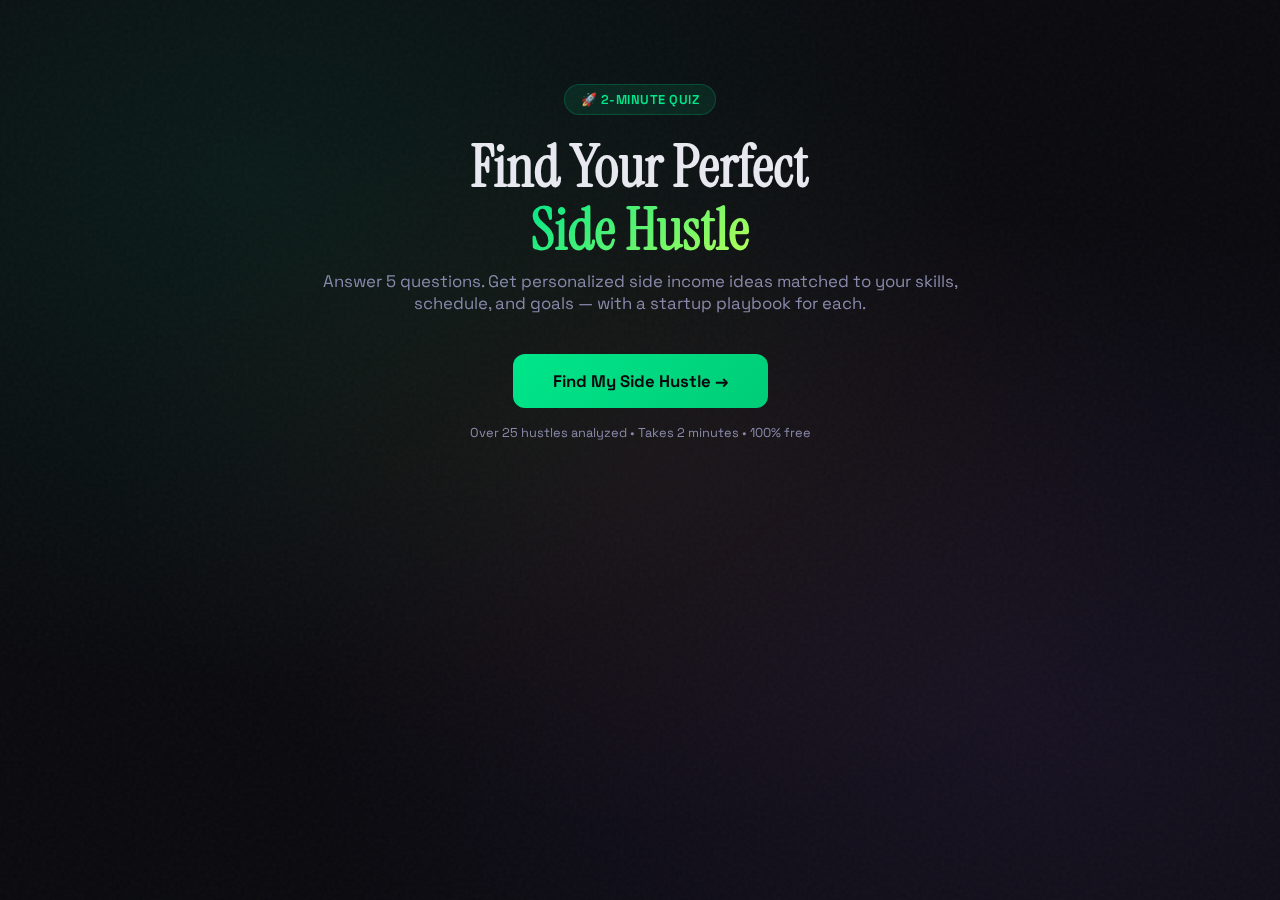
<file: side-hustle-match/index.html>
<!DOCTYPE html>
<html lang="en">
<head>
<meta charset="UTF-8">
<meta name="viewport" content="width=device-width, initial-scale=1.0">
<title>Side Hustle Match — Find Your Perfect Side Income</title>
<meta name="description" content="Take a 2-minute quiz to discover the best side hustle for your skills, schedule, and income goals. Personalized recommendations with startup guides.">
<meta name="keywords" content="side hustle ideas, make money online, passive income, freelance, side income, work from home">
<link rel="preconnect" href="https://fonts.googleapis.com">
<link href="https://fonts.googleapis.com/css2?family=Instrument+Serif:ital@0;1&family=Space+Grotesk:wght@400;500;600;700&display=swap" rel="stylesheet">
<style>
*{margin:0;padding:0;box-sizing:border-box}
:root{--bg:#0a0a0f;--card:#14141f;--border:#1e1e30;--text:#e8e8f0;--muted:#8888aa;--green:#00e68a;--lime:#b8ff57;--orange:#ff8844;--purple:#aa66ff;--pink:#ff66aa;--blue:#4488ff;--yellow:#ffcc33}
body{font-family:'Space Grotesk',sans-serif;background:var(--bg);color:var(--text);min-height:100vh;overflow-x:hidden}
.noise{position:fixed;top:0;left:0;width:100%;height:100%;opacity:.035;pointer-events:none;z-index:0;background-image:url("data:image/svg+xml,%3Csvg viewBox='0 0 256 256' xmlns='http://www.w3.org/2000/svg'%3E%3Cfilter id='n'%3E%3CfeTurbulence type='fractalNoise' baseFrequency='0.9' numOctaves='4' stitchTiles='stitch'/%3E%3C/filter%3E%3Crect width='100%25' height='100%25' filter='url(%23n)'/%3E%3C/svg%3E")}
.gradient-bg{position:fixed;top:0;left:0;width:100%;height:100%;z-index:0;background:radial-gradient(ellipse at 20% 20%,rgba(0,230,138,.08) 0%,transparent 50%),radial-gradient(ellipse at 80% 80%,rgba(170,102,255,.08) 0%,transparent 50%),radial-gradient(ellipse at 50% 50%,rgba(255,136,68,.05) 0%,transparent 60%)}
.container{position:relative;z-index:1;max-width:680px;margin:0 auto;padding:24px 20px 60px}
h1{font-family:'Instrument Serif',serif;font-size:clamp(2.4rem,6vw,3.6rem);line-height:1.1;margin-bottom:8px}
h1 span{background:linear-gradient(135deg,var(--green),var(--lime));-webkit-background-clip:text;-webkit-text-fill-color:transparent}
.subtitle{color:var(--muted);font-size:1.05rem;margin-bottom:40px}
.hero{text-align:center;padding:60px 0 40px}
.hero p.tag{display:inline-block;background:rgba(0,230,138,.1);border:1px solid rgba(0,230,138,.2);color:var(--green);padding:6px 16px;border-radius:100px;font-size:.8rem;font-weight:600;letter-spacing:.5px;text-transform:uppercase;margin-bottom:20px}
.btn{display:inline-block;padding:16px 40px;background:linear-gradient(135deg,var(--green),#00cc77);color:#0a0a0f;font-family:'Space Grotesk',sans-serif;font-size:1.05rem;font-weight:700;border:none;border-radius:12px;cursor:pointer;transition:transform .2s,box-shadow .2s}
.btn:hover{transform:translateY(-2px);box-shadow:0 8px 30px rgba(0,230,138,.25)}
.step{display:none;animation:fadeUp .4s ease}
.step.active{display:block}
@keyframes fadeUp{from{opacity:0;transform:translateY(20px)}to{opacity:1;transform:translateY(0)}}
.question-label{font-family:'Instrument Serif',serif;font-size:1.8rem;margin-bottom:6px}
.question-sub{color:var(--muted);font-size:.9rem;margin-bottom:24px}
.progress{display:flex;gap:6px;margin-bottom:32px;justify-content:center}
.progress .dot{width:10px;height:10px;border-radius:50%;background:var(--border);transition:background .3s}
.progress .dot.done{background:var(--green)}
.progress .dot.current{background:var(--lime);box-shadow:0 0 8px rgba(184,255,87,.4)}
.options{display:flex;flex-direction:column;gap:10px}
.opt{padding:16px 20px;background:var(--card);border:1.5px solid var(--border);border-radius:12px;cursor:pointer;transition:all .2s;font-size:1rem;text-align:left;display:flex;align-items:center;gap:12px}
.opt:hover{border-color:var(--green);background:rgba(0,230,138,.04)}
.opt.selected{border-color:var(--green);background:rgba(0,230,138,.08)}
.opt .icon{font-size:1.4rem;width:36px;text-align:center;flex-shrink:0}
.opt .label{font-weight:600}
.opt .desc{color:var(--muted);font-size:.82rem;margin-top:2px}
.nav-row{display:flex;justify-content:space-between;margin-top:28px}
.nav-btn{padding:12px 28px;border-radius:10px;font-family:'Space Grotesk',sans-serif;font-size:.95rem;font-weight:600;cursor:pointer;border:none;transition:all .2s}
.nav-btn.back{background:transparent;border:1.5px solid var(--border);color:var(--muted)}
.nav-btn.back:hover{border-color:var(--muted);color:var(--text)}
.nav-btn.next{background:linear-gradient(135deg,var(--green),#00cc77);color:#0a0a0f}
.nav-btn.next:hover{transform:translateY(-1px);box-shadow:0 4px 20px rgba(0,230,138,.3)}
.nav-btn:disabled{opacity:.3;cursor:not-allowed;transform:none!important;box-shadow:none!important}
/* Results */
.results-header{text-align:center;margin-bottom:36px}
.results-header h2{font-family:'Instrument Serif',serif;font-size:2.2rem;margin-bottom:8px}
.match-card{background:var(--card);border:1.5px solid var(--border);border-radius:16px;padding:28px;margin-bottom:20px;position:relative;overflow:hidden;transition:transform .2s}
.match-card:hover{transform:translateY(-2px)}
.match-card .rank{position:absolute;top:0;right:0;padding:8px 16px;border-radius:0 16px 0 12px;font-weight:700;font-size:.8rem;letter-spacing:.5px;text-transform:uppercase}
.match-card:nth-child(1) .rank{background:linear-gradient(135deg,var(--green),var(--lime));color:#0a0a0f}
.match-card:nth-child(2) .rank{background:linear-gradient(135deg,var(--purple),var(--pink));color:#fff}
.match-card:nth-child(3) .rank{background:linear-gradient(135deg,var(--orange),var(--yellow));color:#0a0a0f}
.match-card .hustle-name{font-family:'Instrument Serif',serif;font-size:1.6rem;margin-bottom:4px}
.match-card .hustle-tagline{color:var(--muted);font-size:.9rem;margin-bottom:16px}
.match-card .stats{display:grid;grid-template-columns:repeat(3,1fr);gap:12px;margin-bottom:16px}
.match-card .stat{text-align:center;padding:10px;background:rgba(255,255,255,.03);border-radius:8px}
.match-card .stat .val{font-size:1.1rem;font-weight:700;color:var(--green)}
.match-card .stat .lbl{font-size:.7rem;color:var(--muted);text-transform:uppercase;letter-spacing:.5px;margin-top:2px}
.match-card .why{font-size:.9rem;line-height:1.5;color:var(--text);margin-bottom:16px;padding:12px;background:rgba(0,230,138,.04);border-radius:8px;border-left:3px solid var(--green)}
.match-card .tools-title{font-size:.75rem;text-transform:uppercase;letter-spacing:.5px;color:var(--muted);margin-bottom:8px}
.match-card .tools{display:flex;flex-wrap:wrap;gap:6px;margin-bottom:16px}
.match-card .tool-tag{display:inline-flex;align-items:center;gap:4px;padding:6px 12px;background:rgba(170,102,255,.08);border:1px solid rgba(170,102,255,.15);border-radius:100px;font-size:.8rem;color:var(--purple);text-decoration:none;transition:all .2s}
.match-card .tool-tag:hover{background:rgba(170,102,255,.15);border-color:rgba(170,102,255,.3)}
.match-card .steps-title{font-size:.75rem;text-transform:uppercase;letter-spacing:.5px;color:var(--muted);margin-bottom:10px}
.match-card .steps{list-style:none;counter-reset:step}
.match-card .steps li{counter-increment:step;padding:8px 0 8px 32px;position:relative;font-size:.88rem;color:var(--text);border-bottom:1px solid rgba(255,255,255,.04)}
.match-card .steps li:last-child{border-bottom:none}
.match-card .steps li::before{content:counter(step);position:absolute;left:0;top:8px;width:22px;height:22px;border-radius:50%;background:rgba(0,230,138,.1);color:var(--green);font-size:.72rem;font-weight:700;display:flex;align-items:center;justify-content:center}
.cta-box{background:linear-gradient(135deg,rgba(0,230,138,.08),rgba(170,102,255,.08));border:1.5px solid rgba(0,230,138,.15);border-radius:16px;padding:28px;text-align:center;margin:32px 0}
.cta-box h3{font-family:'Instrument Serif',serif;font-size:1.4rem;margin-bottom:8px}
.cta-box p{color:var(--muted);font-size:.9rem;margin-bottom:16px}
.email-row{display:flex;gap:8px;max-width:400px;margin:0 auto}
.email-row input{flex:1;padding:12px 16px;border-radius:10px;border:1.5px solid var(--border);background:var(--card);color:var(--text);font-family:'Space Grotesk',sans-serif;font-size:.95rem}
.email-row input::placeholder{color:var(--muted)}
.email-row .btn{padding:12px 20px;font-size:.9rem}
.share-row{display:flex;justify-content:center;gap:10px;margin-top:20px}
.share-btn{padding:10px 18px;border-radius:10px;border:1.5px solid var(--border);background:transparent;color:var(--text);font-family:'Space Grotesk',sans-serif;font-size:.85rem;cursor:pointer;transition:all .2s;text-decoration:none;display:inline-flex;align-items:center;gap:6px}
.share-btn:hover{border-color:var(--green);color:var(--green)}
.footer{text-align:center;padding:40px 0 20px;color:var(--muted);font-size:.8rem}
.footer a{color:var(--green);text-decoration:none}
.ad-slot{background:var(--card);border:1px dashed var(--border);border-radius:12px;padding:20px;text-align:center;color:var(--muted);font-size:.75rem;margin:24px 0}
@media(max-width:500px){.match-card .stats{grid-template-columns:1fr 1fr 1fr;gap:8px}.email-row{flex-direction:column}.match-card{padding:20px}}
</style>
</head>
<body>
<div class="noise"></div>
<div class="gradient-bg"></div>
<div class="container">

<!-- HERO -->
<div id="hero" class="hero step active">
  <p class="tag">🚀 2-Minute Quiz</p>
  <h1>Find Your Perfect<br><span>Side Hustle</span></h1>
  <p class="subtitle">Answer 5 questions. Get personalized side income ideas matched to your skills, schedule, and goals — with a startup playbook for each.</p>
  <button class="btn" onclick="startQuiz()">Find My Side Hustle →</button>
  <p style="color:var(--muted);font-size:.8rem;margin-top:16px">Over 25 hustles analyzed • Takes 2 minutes • 100% free</p>
</div>

<!-- QUESTIONS -->
<div id="q1" class="step">
  <div class="progress"><div class="dot current"></div><div class="dot"></div><div class="dot"></div><div class="dot"></div><div class="dot"></div></div>
  <p class="question-label">What's your strongest skill set?</p>
  <p class="question-sub">Pick the one that feels most natural to you.</p>
  <div class="options">
    <div class="opt" data-q="1" data-v="creative" onclick="pick(this)"><span class="icon">🎨</span><div><div class="label">Creative & Design</div><div class="desc">Writing, design, photography, video, art</div></div></div>
    <div class="opt" data-q="1" data-v="tech" onclick="pick(this)"><span class="icon">💻</span><div><div class="label">Tech & Building</div><div class="desc">Coding, no-code tools, automation, data</div></div></div>
    <div class="opt" data-q="1" data-v="people" onclick="pick(this)"><span class="icon">🤝</span><div><div class="label">People & Teaching</div><div class="desc">Coaching, tutoring, consulting, sales</div></div></div>
    <div class="opt" data-q="1" data-v="hands" onclick="pick(this)"><span class="icon">🔧</span><div><div class="label">Hands-On & Physical</div><div class="desc">Crafting, fitness, repairs, organizing</div></div></div>
    <div class="opt" data-q="1" data-v="business" onclick="pick(this)"><span class="icon">📊</span><div><div class="label">Business & Strategy</div><div class="desc">Marketing, finance, operations, planning</div></div></div>
  </div>
  <div class="nav-row"><div></div><button class="nav-btn next" disabled onclick="next(2)">Next →</button></div>
</div>

<div id="q2" class="step">
  <div class="progress"><div class="dot done"></div><div class="dot current"></div><div class="dot"></div><div class="dot"></div><div class="dot"></div></div>
  <p class="question-label">How much time can you dedicate weekly?</p>
  <p class="question-sub">Be realistic — consistency beats intensity.</p>
  <div class="options">
    <div class="opt" data-q="2" data-v="micro" onclick="pick(this)"><span class="icon">⚡</span><div><div class="label">Under 5 hours</div><div class="desc">Micro-hustle — just enough to get started</div></div></div>
    <div class="opt" data-q="2" data-v="part" onclick="pick(this)"><span class="icon">🕐</span><div><div class="label">5–15 hours</div><div class="desc">Part-time commitment, evenings & weekends</div></div></div>
    <div class="opt" data-q="2" data-v="serious" onclick="pick(this)"><span class="icon">🔥</span><div><div class="label">15–30 hours</div><div class="desc">Serious side gig, dedicated schedule</div></div></div>
    <div class="opt" data-q="2" data-v="full" onclick="pick(this)"><span class="icon">🚀</span><div><div class="label">30+ hours</div><div class="desc">Nearly full-time — ready to go all in</div></div></div>
  </div>
  <div class="nav-row"><button class="nav-btn back" onclick="goBack(1)">← Back</button><button class="nav-btn next" disabled onclick="next(3)">Next →</button></div>
</div>

<div id="q3" class="step">
  <div class="progress"><div class="dot done"></div><div class="dot done"></div><div class="dot current"></div><div class="dot"></div><div class="dot"></div></div>
  <p class="question-label">What's your monthly income goal?</p>
  <p class="question-sub">Your target shapes which hustles make sense.</p>
  <div class="options">
    <div class="opt" data-q="3" data-v="beer" onclick="pick(this)"><span class="icon">🍺</span><div><div class="label">$100–$500</div><div class="desc">Beer money — cover a few bills</div></div></div>
    <div class="opt" data-q="3" data-v="rent" onclick="pick(this)"><span class="icon">🏠</span><div><div class="label">$500–$2,000</div><div class="desc">Rent money — meaningful extra income</div></div></div>
    <div class="opt" data-q="3" data-v="salary" onclick="pick(this)"><span class="icon">💰</span><div><div class="label">$2,000–$5,000</div><div class="desc">Part-time salary — real financial impact</div></div></div>
    <div class="opt" data-q="3" data-v="replace" onclick="pick(this)"><span class="icon">🏆</span><div><div class="label">$5,000+</div><div class="desc">Replace my job — build something big</div></div></div>
  </div>
  <div class="nav-row"><button class="nav-btn back" onclick="goBack(2)">← Back</button><button class="nav-btn next" disabled onclick="next(4)">Next →</button></div>
</div>

<div id="q4" class="step">
  <div class="progress"><div class="dot done"></div><div class="dot done"></div><div class="dot done"></div><div class="dot current"></div><div class="dot"></div></div>
  <p class="question-label">How much can you invest upfront?</p>
  <p class="question-sub">Some hustles need zero capital. Others need a small push.</p>
  <div class="options">
    <div class="opt" data-q="4" data-v="zero" onclick="pick(this)"><span class="icon">🆓</span><div><div class="label">$0 — Nothing</div><div class="desc">Start completely free, hustle with what I have</div></div></div>
    <div class="opt" data-q="4" data-v="low" onclick="pick(this)"><span class="icon">💵</span><div><div class="label">Under $100</div><div class="desc">A tool subscription or basic supplies</div></div></div>
    <div class="opt" data-q="4" data-v="mid" onclick="pick(this)"><span class="icon">💳</span><div><div class="label">$100–$500</div><div class="desc">Serious starter kit — equipment, courses, ads</div></div></div>
    <div class="opt" data-q="4" data-v="high" onclick="pick(this)"><span class="icon">🏦</span><div><div class="label">$500+</div><div class="desc">Ready to invest in something real</div></div></div>
  </div>
  <div class="nav-row"><button class="nav-btn back" onclick="goBack(3)">← Back</button><button class="nav-btn next" disabled onclick="next(5)">Next →</button></div>
</div>

<div id="q5" class="step">
  <div class="progress"><div class="dot done"></div><div class="dot done"></div><div class="dot done"></div><div class="dot done"></div><div class="dot current"></div></div>
  <p class="question-label">What matters most to you?</p>
  <p class="question-sub">This shapes your ideal hustle personality.</p>
  <div class="options">
    <div class="opt" data-q="5" data-v="passive" onclick="pick(this)"><span class="icon">😴</span><div><div class="label">Passive Income</div><div class="desc">Build once, earn while I sleep</div></div></div>
    <div class="opt" data-q="5" data-v="fast" onclick="pick(this)"><span class="icon">⚡</span><div><div class="label">Fast Cash</div><div class="desc">I need money coming in ASAP</div></div></div>
    <div class="opt" data-q="5" data-v="scale" onclick="pick(this)"><span class="icon">📈</span><div><div class="label">Scalability</div><div class="desc">Small now, but could become huge</div></div></div>
    <div class="opt" data-q="5" data-v="fun" onclick="pick(this)"><span class="icon">🎯</span><div><div class="label">Fun & Fulfillment</div><div class="desc">I want to enjoy the work itself</div></div></div>
  </div>
  <div class="nav-row"><button class="nav-btn back" onclick="goBack(4)">← Back</button><button class="nav-btn next" disabled onclick="showResults()">See My Matches →</button></div>
</div>

<!-- RESULTS -->
<div id="results" class="step">
  <div class="results-header">
    <p class="tag" style="display:inline-block;background:rgba(0,230,138,.1);border:1px solid rgba(0,230,138,.2);color:var(--green);padding:6px 16px;border-radius:100px;font-size:.8rem;font-weight:600;letter-spacing:.5px;text-transform:uppercase;margin-bottom:16px">Your Matches</p>
    <h2>Your Top 3 Side Hustles</h2>
    <p style="color:var(--muted);font-size:.95rem">Ranked by fit with your skills, time, budget, and goals.</p>
  </div>
  <div id="match-list"></div>

  <div class="cta-box">
    <h3>Get Your Startup Playbook</h3>
    <p>Detailed guides, templates, and tool discounts for your top match — delivered weekly.</p>
    <div class="email-row">
      <input type="email" id="email" placeholder="you@example.com">
      <button class="btn" onclick="capture()" style="white-space:nowrap">Send It</button>
    </div>
    <p id="email-thanks" style="display:none;color:var(--green);margin-top:12px;font-size:.9rem">🎉 You're in! Check your inbox soon.</p>
  </div>

  <div class="ad-slot">📢 Ad Space — Partner with us: sponsor@stirman.net</div>

  <div class="share-row">
    <a class="share-btn" id="share-x" href="#" target="_blank">𝕏 Share</a>
    <button class="share-btn" onclick="copyLink()">📋 Copy Link</button>
  </div>

  <div class="footer">
    <p>Built by <a href="https://stirman.net">stirman.net</a> • Tools linked may earn us a commission at no cost to you.</p>
  </div>
</div>

</div>
<script>
const answers={};
const hustles=[
  {id:"freelance-writing",name:"Freelance Writing",tagline:"Turn words into income — blogs, copywriting, ghostwriting",skills:["creative"],time:["part","serious","full"],income:["rent","salary","replace"],budget:["zero","low"],priority:["fast","fun"],earning:"$500–$5,000/mo",startup:"$0",rampUp:"2–4 weeks",why:"Your creative skills translate directly to freelance writing. With your time commitment, you can build a steady client base quickly. Content is always in demand.",tools:[{name:"Contently",url:"https://contently.com",aff:false},{name:"Grammarly Pro",url:"https://www.grammarly.com/premium?affiliateNetwork=cj&affiliateID=stirman",aff:true},{name:"Jasper AI",url:"https://www.jasper.ai?fpr=stirman",aff:true}],steps:["Create 3 writing samples in your niche","Set up profiles on Contently and LinkedIn","Pitch 5 clients per week on Upwork","Build a simple portfolio site","Raise rates 20% every 3 months"]},
  {id:"print-on-demand",name:"Print-on-Demand Store",tagline:"Design once, sell forever — t-shirts, mugs, posters with zero inventory",skills:["creative"],time:["micro","part","serious"],income:["beer","rent","salary"],budget:["zero","low"],priority:["passive","scale"],earning:"$200–$3,000/mo",startup:"$0",rampUp:"4–8 weeks",why:"Your creative eye is perfect for designing products. Print-on-demand means zero inventory risk — designs sell 24/7 while you sleep.",tools:[{name:"Printful",url:"https://www.printful.com/a/stirman",aff:true},{name:"Canva Pro",url:"https://partner.canva.com/stirman",aff:true},{name:"Etsy",url:"https://www.etsy.com",aff:false}],steps:["Research trending niches on Etsy & Merch Informer","Design 20 products in your niche","Set up Etsy shop + connect Printful","Optimize listings with SEO keywords","Scale to 100+ designs, add new niches"]},
  {id:"micro-saas",name:"Micro-SaaS Tool",tagline:"Build a tiny software tool that solves one problem — and charges monthly",skills:["tech"],time:["serious","full"],income:["salary","replace"],budget:["low","mid","high"],priority:["passive","scale"],earning:"$1,000–$10,000/mo",startup:"$50–200",rampUp:"2–4 months",why:"Your tech skills are the moat. A focused tool solving one painful problem can generate recurring revenue for years with minimal maintenance.",tools:[{name:"Vercel",url:"https://vercel.com",aff:false},{name:"Stripe",url:"https://stripe.com",aff:false},{name:"Indie Hackers",url:"https://www.indiehackers.com",aff:false}],steps:["Find a pain point in a community you know","Validate with 10 potential customers","Build an MVP in 2 weeks","Launch on Product Hunt + Indie Hackers","Iterate based on feedback, add paid tier"]},
  {id:"youtube-automation",name:"Faceless YouTube Channel",tagline:"Create niche content with AI tools — no camera needed",skills:["creative","tech","business"],time:["part","serious"],income:["rent","salary","replace"],budget:["low","mid"],priority:["passive","scale"],earning:"$500–$10,000/mo",startup:"$30–100",rampUp:"3–6 months",why:"With your skills, you can create compelling content without showing your face. AI tools handle scriptwriting and editing. Revenue compounds as your library grows.",tools:[{name:"InVideo AI",url:"https://invideo.io?ref=stirman",aff:true},{name:"ElevenLabs",url:"https://elevenlabs.io?from=stirman",aff:true},{name:"TubeBuddy",url:"https://www.tubebuddy.com/stirman",aff:true}],steps:["Pick a niche (finance, history, tech, lists)","Script 5 videos with ChatGPT","Create videos with InVideo AI + ElevenLabs","Upload consistently (2–3/week)","Monetize at 1K subs: ads, affiliate, sponsors"]},
  {id:"digital-products",name:"Digital Products",tagline:"Templates, guides, courses — create once, sell infinitely",skills:["creative","tech","business","people"],time:["part","serious"],income:["rent","salary","replace"],budget:["zero","low","mid"],priority:["passive","scale"],earning:"$500–$8,000/mo",startup:"$0–50",rampUp:"4–8 weeks",why:"Your expertise is the product. Package what you know into templates, guides, or courses. Zero marginal cost means nearly 100% profit margins after the first sale.",tools:[{name:"Gumroad",url:"https://gumroad.com",aff:false},{name:"Notion",url:"https://www.notion.so",aff:false},{name:"Teachable",url:"https://teachable.com?affiliateCode=stirman",aff:true}],steps:["Identify your expertise + audience pain point","Create a digital product (template, guide, course)","Set up a Gumroad or Teachable storefront","Launch to your network + social media","Build an email list for repeat sales"]},
  {id:"freelance-dev",name:"Freelance Development",tagline:"Code for clients — websites, apps, automations",skills:["tech"],time:["part","serious","full"],income:["rent","salary","replace"],budget:["zero","low"],priority:["fast","fun"],earning:"$2,000–$15,000/mo",startup:"$0",rampUp:"1–2 weeks",why:"Developers are in massive demand. With your tech skills, you can start earning immediately. Even small projects ($500–2K) add up fast.",tools:[{name:"Toptal",url:"https://www.toptal.com/#engage-dependable-freelancers-today?r=stirman",aff:true},{name:"GitHub",url:"https://github.com",aff:false},{name:"Linear",url:"https://linear.app",aff:false}],steps:["Build 3 portfolio projects showcasing your skills","Create profiles on Toptal, Upwork, and Fiverr","Start with smaller projects to build reviews","Specialize in a niche (React, AI, Shopify)","Raise rates as reviews accumulate"]},
  {id:"affiliate-blog",name:"Affiliate Niche Blog",tagline:"Write SEO content, recommend products, earn commissions while you sleep",skills:["creative","business"],time:["part","serious"],income:["rent","salary","replace"],budget:["low","mid"],priority:["passive","scale"],earning:"$300–$5,000/mo",startup:"$50–100",rampUp:"3–6 months",why:"Affiliate blogs are the ultimate passive income machine. Write once, rank on Google, earn commissions for years. Your content skills make this a natural fit.",tools:[{name:"WordPress + SiteGround",url:"https://www.siteground.com/go/stirman",aff:true},{name:"Ahrefs",url:"https://ahrefs.com",aff:false},{name:"Amazon Associates",url:"https://affiliate-program.amazon.com",aff:false}],steps:["Pick a niche you know (fitness, tech, cooking)","Buy a domain + hosting (SiteGround ~$4/mo)","Write 20 SEO-optimized review/comparison posts","Join Amazon Associates + niche affiliate programs","Build backlinks + social sharing"]},
  {id:"tutoring",name:"Online Tutoring / Coaching",tagline:"Share your knowledge 1-on-1 or in groups for $50–200/hr",skills:["people"],time:["micro","part","serious"],income:["beer","rent","salary"],budget:["zero"],priority:["fast","fun"],earning:"$500–$5,000/mo",startup:"$0",rampUp:"1 week",why:"You're a natural teacher. Online tutoring has almost zero startup costs and you can earn same-week. The market is massive — from test prep to career coaching.",tools:[{name:"Zoom",url:"https://zoom.us",aff:false},{name:"Calendly",url:"https://calendly.com",aff:false},{name:"Wyzant",url:"https://www.wyzant.com/tutorjobs?r=stirman",aff:true}],steps:["Define your subject and target student","Set up Calendly + Zoom for booking","List on Wyzant, Varsity Tutors, or TikTok","Offer first session free to build reviews","Package into group sessions for leverage"]},
  {id:"flipping",name:"Buy & Resell (Flipping)",tagline:"Find underpriced items and flip them for profit on eBay, Poshmark, or FB Marketplace",skills:["hands","business"],time:["micro","part"],income:["beer","rent"],budget:["low","mid"],priority:["fast","fun"],earning:"$300–$2,000/mo",startup:"$50–200",rampUp:"1 week",why:"Flipping is the fastest path to cash. Hit thrift stores, garage sales, or clearance racks. Your eye for value and hustle make this a quick win.",tools:[{name:"eBay",url:"https://www.ebay.com",aff:false},{name:"Poshmark",url:"https://poshmark.com",aff:false},{name:"ScoutIQ",url:"https://scoutiq.co?ref=stirman",aff:true}],steps:["Pick a niche (books, shoes, electronics, vintage)","Source from thrift stores, FB Marketplace, clearance","Research comps on eBay sold listings","List with great photos and descriptions","Reinvest profits into higher-margin items"]},
  {id:"newsletter",name:"Paid Newsletter",tagline:"Build an audience around your expertise and charge for premium insights",skills:["creative","business","people"],time:["part","serious"],income:["rent","salary","replace"],budget:["zero","low"],priority:["passive","scale","fun"],earning:"$500–$10,000/mo",startup:"$0",rampUp:"2–4 months",why:"Newsletters are having a renaissance. With your skills, you can build a loyal audience and monetize through subscriptions, sponsors, and affiliate links.",tools:[{name:"Beehiiv",url:"https://www.beehiiv.com?via=stirman",aff:true},{name:"ConvertKit",url:"https://convertkit.com?lmref=stirman",aff:true},{name:"Substack",url:"https://substack.com",aff:false}],steps:["Pick a niche topic you can write about weekly","Set up on Beehiiv or Substack (free tier)","Write 10 issues to build a backlog","Grow via Twitter, LinkedIn, cross-promotions","Monetize: paid tier at 500+ subs, sponsors at 1K+"]},
  {id:"social-media-mgmt",name:"Social Media Management",tagline:"Run social accounts for small businesses — $500–3K/month per client",skills:["creative","business","people"],time:["part","serious"],income:["rent","salary","replace"],budget:["zero","low"],priority:["fast","scale"],earning:"$1,000–$8,000/mo",startup:"$0",rampUp:"2–4 weeks",why:"Small businesses desperately need social media help but can't afford agencies. With your skills, 3–5 clients means serious income with flexible hours.",tools:[{name:"Buffer",url:"https://buffer.com?ref=stirman",aff:true},{name:"Canva Pro",url:"https://partner.canva.com/stirman",aff:true},{name:"Later",url:"https://later.com",aff:false}],steps:["Build a portfolio with 3 sample brand accounts","Reach out to 20 local businesses per week","Offer a free 1-week trial to land first client","Use Buffer/Later to batch content efficiently","Scale to 3–5 clients, hire VA for support"]},
  {id:"handmade",name:"Handmade / Crafts Business",tagline:"Turn your craft into a business on Etsy and at local markets",skills:["hands","creative"],time:["part","serious"],income:["beer","rent","salary"],budget:["low","mid"],priority:["fun","fast"],earning:"$300–$3,000/mo",startup:"$50–200",rampUp:"2–4 weeks",why:"Your hands-on skills are rare in the digital age. Handmade products command premium prices and loyal customers. Etsy + local markets = dual revenue streams.",tools:[{name:"Etsy",url:"https://www.etsy.com",aff:false},{name:"Cricut",url:"https://www.amazon.com/dp/B08KZ3C13T?tag=stirman-20",aff:true},{name:"Canva Pro",url:"https://partner.canva.com/stirman",aff:true}],steps:["Define your product line (jewelry, candles, art)","Create 10 products and photograph beautifully","Set up Etsy shop with SEO-optimized listings","Apply to 2 local craft fairs or markets","Build repeat customers with packaging + branding"]},
  {id:"consulting",name:"Expert Consulting",tagline:"Charge $100–500/hr for strategic advice in your domain",skills:["business","people","tech"],time:["micro","part"],income:["salary","replace"],budget:["zero","low"],priority:["fast","fun"],earning:"$2,000–$15,000/mo",startup:"$0",rampUp:"1–2 weeks",why:"Your strategic skills are worth premium rates. Even 5–10 hours/month of consulting at $150+/hr creates significant income with minimal time investment.",tools:[{name:"Clarity.fm",url:"https://clarity.fm",aff:false},{name:"Calendly",url:"https://calendly.com",aff:false},{name:"Loom",url:"https://www.loom.com",aff:false}],steps:["Define your consulting niche and ideal client","Create a one-page offer document","Share on LinkedIn with case studies","List on Clarity.fm for discovery calls","Package into retainer agreements for recurring revenue"]},
  {id:"fitness-coaching",name:"Online Fitness Coaching",tagline:"Train clients remotely with custom programs — $100–300/month per client",skills:["hands","people"],time:["part","serious"],income:["rent","salary"],budget:["zero","low"],priority:["fun","fast"],earning:"$1,000–$6,000/mo",startup:"$0",rampUp:"2–4 weeks",why:"Your hands-on and people skills make you a natural coach. Online fitness coaching scales — train 10–20 clients remotely with flexible scheduling.",tools:[{name:"Trainerize",url:"https://www.trainerize.com?ref=stirman",aff:true},{name:"MyFitnessPal",url:"https://www.myfitnesspal.com",aff:false},{name:"Resistance Bands Kit",url:"https://www.amazon.com/dp/B08R6JF6F4?tag=stirman-20",aff:true}],steps:["Get certified (NASM online — 4–8 weeks)","Create 3 sample workout programs","Offer free transformations for testimonials","Launch on Instagram + TikTok","Scale with group programs and challenges"]},
  {id:"dropshipping",name:"Dropshipping Store",tagline:"Sell trending products online without holding inventory",skills:["business","tech"],time:["serious","full"],income:["salary","replace"],budget:["mid","high"],priority:["scale"],earning:"$1,000–$20,000/mo",startup:"$200–500",rampUp:"1–3 months",why:"Your business + tech combo is perfect for e-commerce. Dropshipping lets you test products fast without inventory risk. Winners can scale to 5–6 figures.",tools:[{name:"Shopify",url:"https://shopify.pxf.io/stirman",aff:true},{name:"DSers",url:"https://www.dsers.com",aff:false},{name:"Facebook Ads Library",url:"https://www.facebook.com/ads/library",aff:false}],steps:["Research winning products on TikTok + AliExpress","Set up Shopify store with clean theme","Import products via DSers from AliExpress","Launch TikTok + Facebook ad campaigns ($20/day)","Test 5 products, scale winners, kill losers"]},
  {id:"bookkeeping",name:"Virtual Bookkeeping",tagline:"Manage finances for small businesses — recurring monthly income",skills:["business"],time:["part","serious"],income:["rent","salary","replace"],budget:["low"],priority:["fast","passive"],earning:"$1,000–$6,000/mo",startup:"$30",rampUp:"2–4 weeks",why:"Every small business needs bookkeeping but most can't afford a full-timer. With your business skills, this is steady recurring revenue with low client churn.",tools:[{name:"QuickBooks Online",url:"https://quickbooks.intuit.com/partners/?cid=stirman",aff:true},{name:"FreshBooks",url:"https://www.freshbooks.com/accounting-partners?ref=stirman",aff:true},{name:"Bench",url:"https://bench.co",aff:false}],steps:["Learn QuickBooks Online (free certification available)","Set pricing: $300–800/month per client","Find clients on LinkedIn and local business groups","Onboard 3 clients in first month","Systemize with templates, scale to 10+ clients"]},
  {id:"ai-automation",name:"AI Automation Agency",tagline:"Build AI workflows for businesses — the hottest skill of 2026",skills:["tech","business"],time:["part","serious","full"],income:["salary","replace"],budget:["low","mid"],priority:["scale","fast"],earning:"$2,000–$20,000/mo",startup:"$50–100",rampUp:"2–4 weeks",why:"Businesses are desperate for AI automation but don't know where to start. Your tech skills position you as a bridge between AI tools and real business problems. This is the highest-margin hustle of 2026.",tools:[{name:"Make.com",url:"https://www.make.com/en/register?pc=stirman",aff:true},{name:"Zapier",url:"https://zapier.com",aff:false},{name:"OpenAI API",url:"https://platform.openai.com",aff:false}],steps:["Learn Make.com + OpenAI API basics (1 week)","Build 3 demo automations (email sorting, lead gen, reporting)","Reach out to 20 businesses on LinkedIn","Offer a free audit of their workflow","Charge $500–2K per automation, $200+/mo maintenance"]}
];

function pick(el){
  const q=el.dataset.q;
  document.querySelectorAll(`.opt[data-q="${q}"]`).forEach(o=>o.classList.remove('selected'));
  el.classList.add('selected');
  answers[q]=el.dataset.v;
  const nb=el.closest('.step').querySelector('.nav-btn.next');
  if(nb)nb.disabled=false;
}

function startQuiz(){show('q1')}
function next(n){show('q'+n)}
function goBack(n){show(n===0?'hero':'q'+n)}

function show(id){
  document.querySelectorAll('.step').forEach(s=>s.classList.remove('active'));
  document.getElementById(id).classList.add('active');
  window.scrollTo({top:0,behavior:'smooth'});
}

function score(h){
  let s=0;
  if(h.skills.includes(answers[1]))s+=30;
  if(h.time.includes(answers[2]))s+=20;
  if(h.income.includes(answers[3]))s+=20;
  if(h.budget.includes(answers[4]))s+=15;
  if(h.priority.includes(answers[5]))s+=15;
  return s;
}

function showResults(){
  const scored=hustles.map(h=>({...h,score:score(h)})).sort((a,b)=>b.score-a.score);
  const top3=scored.slice(0,3);
  const list=document.getElementById('match-list');
  list.innerHTML='';
  const ranks=['#1 Best Match','#2 Strong Fit','#3 Great Option'];
  top3.forEach((h,i)=>{
    const toolsHtml=h.tools.map(t=>`<a class="tool-tag" href="${t.url}" target="_blank" rel="noopener">${t.name}${t.aff?' ↗':''}${t.aff?'':''}${'  '}</a>`).join('');
    const stepsHtml=h.steps.map(s=>`<li>${s}</li>`).join('');
    list.innerHTML+=`
      <div class="match-card" style="animation:fadeUp .4s ease ${i*.15}s both">
        <div class="rank">${ranks[i]}</div>
        <div class="hustle-name">${h.name}</div>
        <div class="hustle-tagline">${h.tagline}</div>
        <div class="stats">
          <div class="stat"><div class="val">${h.earning}</div><div class="lbl">Potential</div></div>
          <div class="stat"><div class="val">${h.startup}</div><div class="lbl">Startup Cost</div></div>
          <div class="stat"><div class="val">${h.rampUp}</div><div class="lbl">Ramp-Up</div></div>
        </div>
        <div class="why">${h.why}</div>
        <div class="tools-title">Recommended Tools</div>
        <div class="tools">${toolsHtml}</div>
        <div class="steps-title">Your 5-Step Startup Plan</div>
        <ol class="steps">${stepsHtml}</ol>
      </div>`;
  });
  const shareText=encodeURIComponent(`I just found my perfect side hustle match! 🚀 My #1: ${top3[0].name}. Find yours:`);
  const shareUrl=encodeURIComponent('https://stirman.net/side-hustle-match/');
  document.getElementById('share-x').href=`https://x.com/intent/tweet?text=${shareText}&url=${shareUrl}`;
  show('results');
}

function capture(){
  const e=document.getElementById('email');
  if(e.value&&e.value.includes('@')){
    document.getElementById('email-thanks').style.display='block';
    e.style.display='none';
    e.parentElement.querySelector('.btn').style.display='none';
  }
}
function copyLink(){
  navigator.clipboard.writeText('https://stirman.net/side-hustle-match/');
  event.target.textContent='✅ Copied!';
  setTimeout(()=>event.target.textContent='📋 Copy Link',2000);
}
</script>
</body>
</html>
</file>
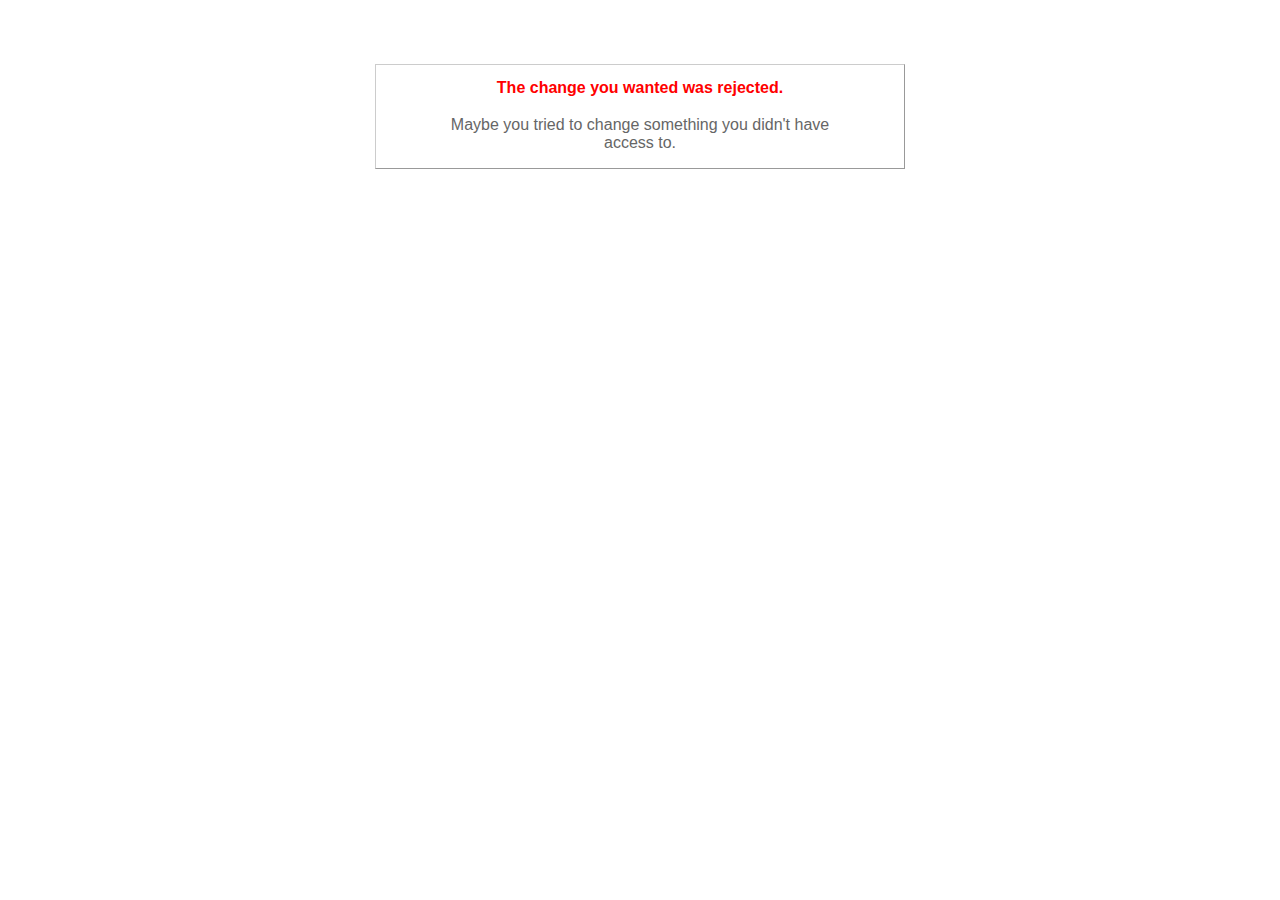
<file: 422.html>
<!DOCTYPE html>
<html>
<head>
  <title>The change you wanted was rejected (422)</title>
  <style type="text/css">
    body { background-color: #fff; color: #666; text-align: center; font-family: arial, sans-serif; }
    div.dialog {
      width: 25em;
      padding: 0 4em;
      margin: 4em auto 0 auto;
      border: 1px solid #ccc;
      border-right-color: #999;
      border-bottom-color: #999;
    }
    h1 { font-size: 100%; color: #f00; line-height: 1.5em; }
  </style>
</head>

<body>
  <!-- This file lives in public/422.html -->
  <div class="dialog">
    <h1>The change you wanted was rejected.</h1>
    <p>Maybe you tried to change something you didn't have access to.</p>
  </div>
</body>
</html>
</file>
<file: stylesheets/application.css>
@font-face { font-family: Knockout; src: url('Knockout-HTF47-Bantamweight.otf'); }

#content {
  width: 900px;
  margin: 0px auto;
  margin-top: 50px;
  font-family: Knockout, sans-serif;
  text-align: justify;
}

a {
  color: #0780cd;
  text-decoration: none;
}

a:hover {
  color: #174e71;
}

#hi {
  font-size: 57px;
  color: #999;
  font-weight: 100;
}

#stirman {
  font-size: 446px;
  font-weight: 100;
  color: #000;
  margin-top: -50px;
}

#build {
  font-size: 122px;
  font-weight: 100;
  color: #fe179b;
  margin-top: -70px;
}

#currently {
  font-size: 65px;
  font-weight: 100;
  color: #444;
  line-height: 60px;
  text-transform: uppercase;
  margin-bottom: 10px;
  text-align: justify;
  text-align-last: justify;
}

.block {
  float: left;
  margin: 14px 36px 0px 0px;
}

.block.last {
  margin-right: 0px;
}

#notable {
  font-size: 55px;
  font-weight: 100;
  color: #999;
  line-height: 50px;
  margin-top: 18px;
  text-align: justify;
  text-align-last: justify;
  letter-spacing: 1px;
}

#psych {
  font-size: 632px;
  font-weight: 100;
  color: #000;
  margin-top: -70px;
  margin-left: -20px;
}

#oh {
  font-size: 89px;
  font-weight: 100;
  color: #444;
  margin-top: -110px;
  margin-bottom: 90px;
}

@-moz-document url-prefix() {

  #hi {
    font-size: 56.7px;
  }

  #stirman {
    font-size: 440px;
  }

  #build {
    font-size: 118px;
  }

  #currently {
    font-size: 64.8px;
  }

  #notable {
    font-size: 54.4px;
  }

  #psych {
    font-size: 630px;
  }

  #oh {
    font-size: 89px;
  }
}
</file>
